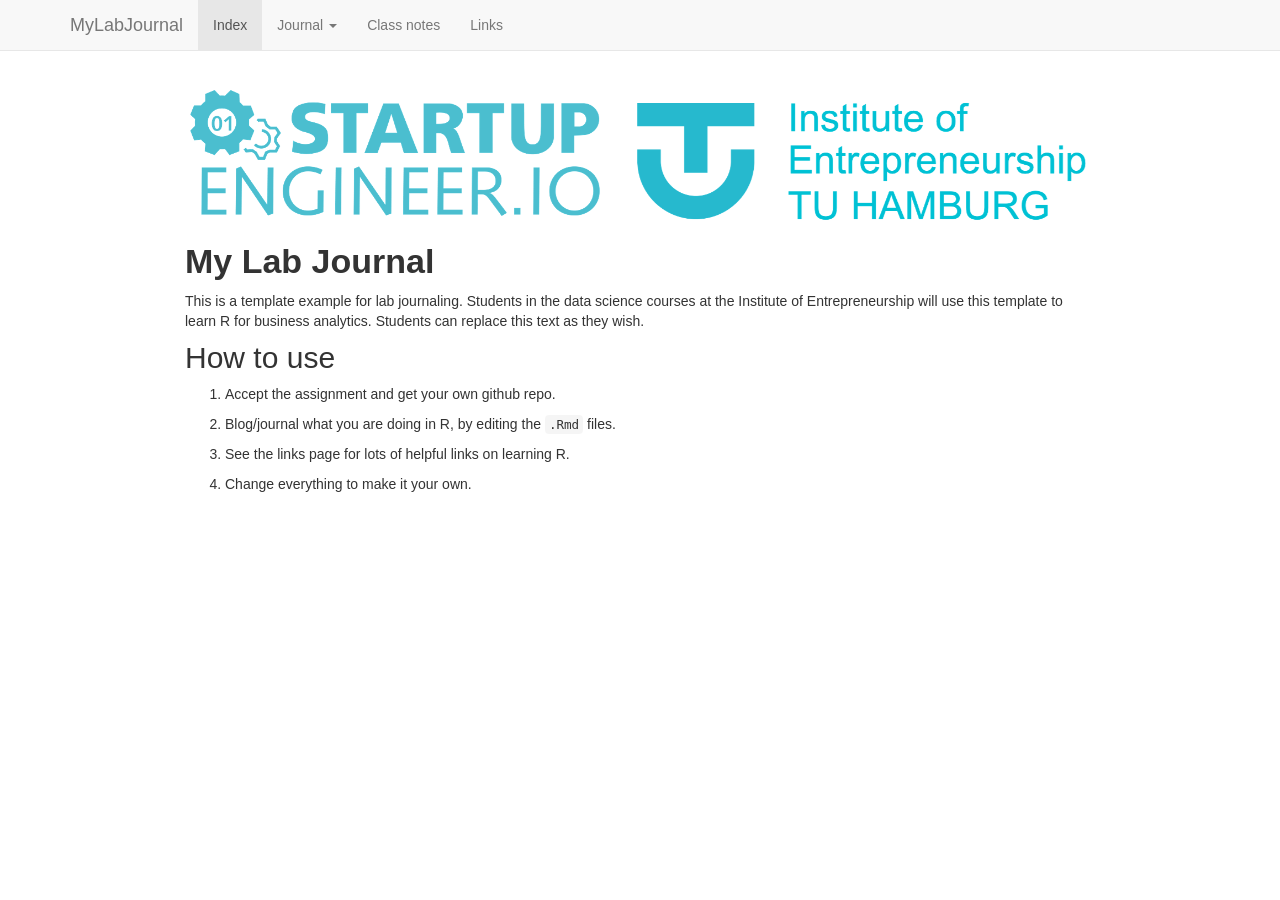
<file: 489ef17cda3d24a6940af12895a44cb5b28c6294/index.html>
<!DOCTYPE html>

<html>

<head>

<meta charset="utf-8" />
<meta name="generator" content="pandoc" />
<meta http-equiv="X-UA-Compatible" content="IE=EDGE" />




<title>MyLabJournal</title>

<script src="site_libs/header-attrs-2.6/header-attrs.js"></script>
<script src="site_libs/jquery-1.11.3/jquery.min.js"></script>
<meta name="viewport" content="width=device-width, initial-scale=1" />
<link href="site_libs/bootstrap-3.3.5/css/bootstrap.min.css" rel="stylesheet" />
<script src="site_libs/bootstrap-3.3.5/js/bootstrap.min.js"></script>
<script src="site_libs/bootstrap-3.3.5/shim/html5shiv.min.js"></script>
<script src="site_libs/bootstrap-3.3.5/shim/respond.min.js"></script>
<script src="site_libs/navigation-1.1/tabsets.js"></script>
<link href="site_libs/highlightjs-9.12.0/default.css" rel="stylesheet" />
<script src="site_libs/highlightjs-9.12.0/highlight.js"></script>

<style type="text/css">
  code{white-space: pre-wrap;}
  span.smallcaps{font-variant: small-caps;}
  span.underline{text-decoration: underline;}
  div.column{display: inline-block; vertical-align: top; width: 50%;}
  div.hanging-indent{margin-left: 1.5em; text-indent: -1.5em;}
  ul.task-list{list-style: none;}
    </style>

<style type="text/css">code{white-space: pre;}</style>
<style type="text/css">
  pre:not([class]) {
    background-color: white;
  }
</style>
<script type="text/javascript">
if (window.hljs) {
  hljs.configure({languages: []});
  hljs.initHighlightingOnLoad();
  if (document.readyState && document.readyState === "complete") {
    window.setTimeout(function() { hljs.initHighlighting(); }, 0);
  }
}
</script>



<style type="text/css">
h1 {
  font-size: 34px;
}
h1.title {
  font-size: 38px;
}
h2 {
  font-size: 30px;
}
h3 {
  font-size: 24px;
}
h4 {
  font-size: 18px;
}
h5 {
  font-size: 16px;
}
h6 {
  font-size: 12px;
}
.table th:not([align]) {
  text-align: left;
}
</style>


<link rel="stylesheet" href="style.css" type="text/css" />



<style type = "text/css">
.main-container {
  max-width: 940px;
  margin-left: auto;
  margin-right: auto;
}
code {
  color: inherit;
  background-color: rgba(0, 0, 0, 0.04);
}
img {
  max-width:100%;
}
.tabbed-pane {
  padding-top: 12px;
}
.html-widget {
  margin-bottom: 20px;
}
button.code-folding-btn:focus {
  outline: none;
}
summary {
  display: list-item;
}
</style>


<style type="text/css">
/* padding for bootstrap navbar */
body {
  padding-top: 51px;
  padding-bottom: 40px;
}
/* offset scroll position for anchor links (for fixed navbar)  */
.section h1 {
  padding-top: 56px;
  margin-top: -56px;
}
.section h2 {
  padding-top: 56px;
  margin-top: -56px;
}
.section h3 {
  padding-top: 56px;
  margin-top: -56px;
}
.section h4 {
  padding-top: 56px;
  margin-top: -56px;
}
.section h5 {
  padding-top: 56px;
  margin-top: -56px;
}
.section h6 {
  padding-top: 56px;
  margin-top: -56px;
}
.dropdown-submenu {
  position: relative;
}
.dropdown-submenu>.dropdown-menu {
  top: 0;
  left: 100%;
  margin-top: -6px;
  margin-left: -1px;
  border-radius: 0 6px 6px 6px;
}
.dropdown-submenu:hover>.dropdown-menu {
  display: block;
}
.dropdown-submenu>a:after {
  display: block;
  content: " ";
  float: right;
  width: 0;
  height: 0;
  border-color: transparent;
  border-style: solid;
  border-width: 5px 0 5px 5px;
  border-left-color: #cccccc;
  margin-top: 5px;
  margin-right: -10px;
}
.dropdown-submenu:hover>a:after {
  border-left-color: #ffffff;
}
.dropdown-submenu.pull-left {
  float: none;
}
.dropdown-submenu.pull-left>.dropdown-menu {
  left: -100%;
  margin-left: 10px;
  border-radius: 6px 0 6px 6px;
}
</style>

<script>
// manage active state of menu based on current page
$(document).ready(function () {
  // active menu anchor
  href = window.location.pathname
  href = href.substr(href.lastIndexOf('/') + 1)
  if (href === "")
    href = "index.html";
  var menuAnchor = $('a[href="' + href + '"]');

  // mark it active
  menuAnchor.parent().addClass('active');

  // if it's got a parent navbar menu mark it active as well
  menuAnchor.closest('li.dropdown').addClass('active');
});
</script>

<!-- tabsets -->

<style type="text/css">
.tabset-dropdown > .nav-tabs {
  display: inline-table;
  max-height: 500px;
  min-height: 44px;
  overflow-y: auto;
  background: white;
  border: 1px solid #ddd;
  border-radius: 4px;
}

.tabset-dropdown > .nav-tabs > li.active:before {
  content: "";
  font-family: 'Glyphicons Halflings';
  display: inline-block;
  padding: 10px;
  border-right: 1px solid #ddd;
}

.tabset-dropdown > .nav-tabs.nav-tabs-open > li.active:before {
  content: "&#xe258;";
  border: none;
}

.tabset-dropdown > .nav-tabs.nav-tabs-open:before {
  content: "";
  font-family: 'Glyphicons Halflings';
  display: inline-block;
  padding: 10px;
  border-right: 1px solid #ddd;
}

.tabset-dropdown > .nav-tabs > li.active {
  display: block;
}

.tabset-dropdown > .nav-tabs > li > a,
.tabset-dropdown > .nav-tabs > li > a:focus,
.tabset-dropdown > .nav-tabs > li > a:hover {
  border: none;
  display: inline-block;
  border-radius: 4px;
  background-color: transparent;
}

.tabset-dropdown > .nav-tabs.nav-tabs-open > li {
  display: block;
  float: none;
}

.tabset-dropdown > .nav-tabs > li {
  display: none;
}
</style>

<!-- code folding -->




</head>

<body>


<div class="container-fluid main-container">




<div class="navbar navbar-default  navbar-fixed-top" role="navigation">
  <div class="container">
    <div class="navbar-header">
      <button type="button" class="navbar-toggle collapsed" data-toggle="collapse" data-target="#navbar">
        <span class="icon-bar"></span>
        <span class="icon-bar"></span>
        <span class="icon-bar"></span>
      </button>
      <a class="navbar-brand" href="index.html">MyLabJournal</a>
    </div>
    <div id="navbar" class="navbar-collapse collapse">
      <ul class="nav navbar-nav">
        <li>
  <a href="index.html">Index</a>
</li>
<li class="dropdown">
  <a href="#" class="dropdown-toggle" data-toggle="dropdown" role="button" aria-expanded="false">
    Journal
     
    <span class="caret"></span>
  </a>
  <ul class="dropdown-menu" role="menu">
    <li>
      <a href="01_tidyverse.html">01 Tidyverse</a>
    </li>
    <li>
      <a href="02_data_acquisition.html">02 Data Acquisition</a>
    </li>
    <li>
      <a href="03_data_wrangling.html">03 Data Wrangling</a>
    </li>
    <li>
      <a href="04_data_visualization.html">04 Data Visualization</a>
    </li>
  </ul>
</li>
<li>
  <a href="05_class_notes.html">Class notes</a>
</li>
<li>
  <a href="06_links.html">Links</a>
</li>
      </ul>
      <ul class="nav navbar-nav navbar-right">
        
      </ul>
    </div><!--/.nav-collapse -->
  </div><!--/.container -->
</div><!--/.navbar -->

<div class="fluid-row" id="header">



<h1 class="title toc-ignore">MyLabJournal</h1>

</div>


<div style="padding-top: 30px;">

</div>
<p><img src="images/logo.png" /></p>
<div id="my-lab-journal" class="section level1">
<h1><strong>My Lab Journal</strong></h1>
<p>This is a template example for lab journaling. Students in the data science courses at the Institute of Entrepreneurship will use this template to learn R for business analytics. Students can replace this text as they wish.</p>
<div id="how-to-use" class="section level2">
<h2>How to use</h2>
<ol style="list-style-type: decimal">
<li><p>Accept the assignment and get your own github repo.</p></li>
<li><p>Blog/journal what you are doing in R, by editing the <code>.Rmd</code> files.</p></li>
<li><p>See the links page for lots of helpful links on learning R.</p></li>
<li><p>Change everything to make it your own.</p></li>
</ol>
</div>
</div>




</div>

<script>

// add bootstrap table styles to pandoc tables
function bootstrapStylePandocTables() {
  $('tr.odd').parent('tbody').parent('table').addClass('table table-condensed');
}
$(document).ready(function () {
  bootstrapStylePandocTables();
});


</script>

<!-- tabsets -->

<script>
$(document).ready(function () {
  window.buildTabsets("TOC");
});

$(document).ready(function () {
  $('.tabset-dropdown > .nav-tabs > li').click(function () {
    $(this).parent().toggleClass('nav-tabs-open')
  });
});
</script>

<!-- code folding -->


<!-- dynamically load mathjax for compatibility with self-contained -->
<script>
  (function () {
    var script = document.createElement("script");
    script.type = "text/javascript";
    script.src  = "https://mathjax.rstudio.com/latest/MathJax.js?config=TeX-AMS-MML_HTMLorMML";
    document.getElementsByTagName("head")[0].appendChild(script);
  })();
</script>

</body>
</html>
</file>
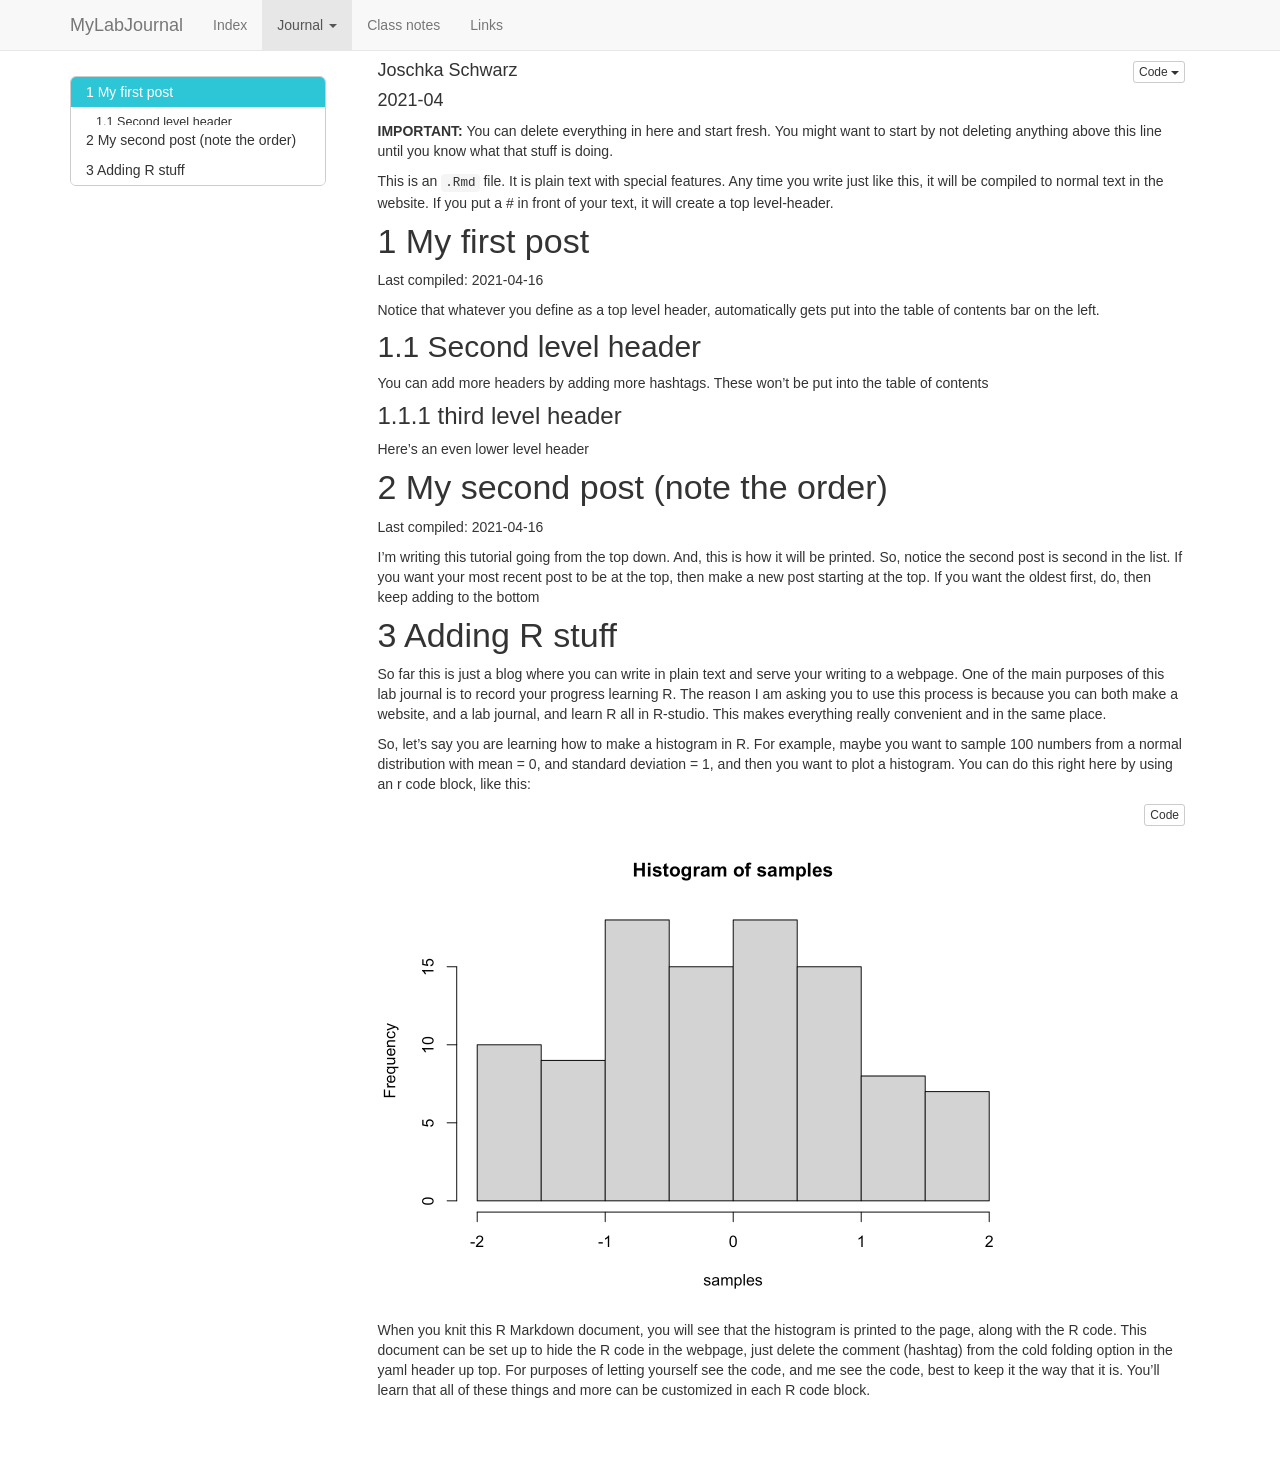
<file: 489ef17cda3d24a6940af12895a44cb5b28c6294/01_tidyverse.html>
<!DOCTYPE html>

<html>

<head>

<meta charset="utf-8" />
<meta name="generator" content="pandoc" />
<meta http-equiv="X-UA-Compatible" content="IE=EDGE" />


<meta name="author" content="Joschka Schwarz" />


<title>01 Intro to the tidyverse</title>

<script src="site_libs/header-attrs-2.6/header-attrs.js"></script>
<script src="site_libs/jquery-1.11.3/jquery.min.js"></script>
<meta name="viewport" content="width=device-width, initial-scale=1" />
<link href="site_libs/bootstrap-3.3.5/css/bootstrap.min.css" rel="stylesheet" />
<script src="site_libs/bootstrap-3.3.5/js/bootstrap.min.js"></script>
<script src="site_libs/bootstrap-3.3.5/shim/html5shiv.min.js"></script>
<script src="site_libs/bootstrap-3.3.5/shim/respond.min.js"></script>
<script src="site_libs/jqueryui-1.11.4/jquery-ui.min.js"></script>
<link href="site_libs/tocify-1.9.1/jquery.tocify.css" rel="stylesheet" />
<script src="site_libs/tocify-1.9.1/jquery.tocify.js"></script>
<script src="site_libs/navigation-1.1/tabsets.js"></script>
<script src="site_libs/navigation-1.1/codefolding.js"></script>
<link href="site_libs/highlightjs-9.12.0/default.css" rel="stylesheet" />
<script src="site_libs/highlightjs-9.12.0/highlight.js"></script>
<link href="site_libs/pagedtable-1.1/css/pagedtable.css" rel="stylesheet" />
<script src="site_libs/pagedtable-1.1/js/pagedtable.js"></script>

<style type="text/css">
  code{white-space: pre-wrap;}
  span.smallcaps{font-variant: small-caps;}
  span.underline{text-decoration: underline;}
  div.column{display: inline-block; vertical-align: top; width: 50%;}
  div.hanging-indent{margin-left: 1.5em; text-indent: -1.5em;}
  ul.task-list{list-style: none;}
    </style>

<style type="text/css">code{white-space: pre;}</style>
<style type="text/css">
  pre:not([class]) {
    background-color: white;
  }
</style>
<script type="text/javascript">
if (window.hljs) {
  hljs.configure({languages: []});
  hljs.initHighlightingOnLoad();
  if (document.readyState && document.readyState === "complete") {
    window.setTimeout(function() { hljs.initHighlighting(); }, 0);
  }
}
</script>



<style type="text/css">
h1 {
  font-size: 34px;
}
h1.title {
  font-size: 38px;
}
h2 {
  font-size: 30px;
}
h3 {
  font-size: 24px;
}
h4 {
  font-size: 18px;
}
h5 {
  font-size: 16px;
}
h6 {
  font-size: 12px;
}
.table th:not([align]) {
  text-align: left;
}
</style>


<link rel="stylesheet" href="style.css" type="text/css" />



<style type = "text/css">
.main-container {
  max-width: 940px;
  margin-left: auto;
  margin-right: auto;
}
code {
  color: inherit;
  background-color: rgba(0, 0, 0, 0.04);
}
img {
  max-width:100%;
}
.tabbed-pane {
  padding-top: 12px;
}
.html-widget {
  margin-bottom: 20px;
}
button.code-folding-btn:focus {
  outline: none;
}
summary {
  display: list-item;
}
</style>


<style type="text/css">
/* padding for bootstrap navbar */
body {
  padding-top: 51px;
  padding-bottom: 40px;
}
/* offset scroll position for anchor links (for fixed navbar)  */
.section h1 {
  padding-top: 56px;
  margin-top: -56px;
}
.section h2 {
  padding-top: 56px;
  margin-top: -56px;
}
.section h3 {
  padding-top: 56px;
  margin-top: -56px;
}
.section h4 {
  padding-top: 56px;
  margin-top: -56px;
}
.section h5 {
  padding-top: 56px;
  margin-top: -56px;
}
.section h6 {
  padding-top: 56px;
  margin-top: -56px;
}
.dropdown-submenu {
  position: relative;
}
.dropdown-submenu>.dropdown-menu {
  top: 0;
  left: 100%;
  margin-top: -6px;
  margin-left: -1px;
  border-radius: 0 6px 6px 6px;
}
.dropdown-submenu:hover>.dropdown-menu {
  display: block;
}
.dropdown-submenu>a:after {
  display: block;
  content: " ";
  float: right;
  width: 0;
  height: 0;
  border-color: transparent;
  border-style: solid;
  border-width: 5px 0 5px 5px;
  border-left-color: #cccccc;
  margin-top: 5px;
  margin-right: -10px;
}
.dropdown-submenu:hover>a:after {
  border-left-color: #ffffff;
}
.dropdown-submenu.pull-left {
  float: none;
}
.dropdown-submenu.pull-left>.dropdown-menu {
  left: -100%;
  margin-left: 10px;
  border-radius: 6px 0 6px 6px;
}
</style>

<script>
// manage active state of menu based on current page
$(document).ready(function () {
  // active menu anchor
  href = window.location.pathname
  href = href.substr(href.lastIndexOf('/') + 1)
  if (href === "")
    href = "index.html";
  var menuAnchor = $('a[href="' + href + '"]');

  // mark it active
  menuAnchor.parent().addClass('active');

  // if it's got a parent navbar menu mark it active as well
  menuAnchor.closest('li.dropdown').addClass('active');
});
</script>

<!-- tabsets -->

<style type="text/css">
.tabset-dropdown > .nav-tabs {
  display: inline-table;
  max-height: 500px;
  min-height: 44px;
  overflow-y: auto;
  background: white;
  border: 1px solid #ddd;
  border-radius: 4px;
}

.tabset-dropdown > .nav-tabs > li.active:before {
  content: "";
  font-family: 'Glyphicons Halflings';
  display: inline-block;
  padding: 10px;
  border-right: 1px solid #ddd;
}

.tabset-dropdown > .nav-tabs.nav-tabs-open > li.active:before {
  content: "&#xe258;";
  border: none;
}

.tabset-dropdown > .nav-tabs.nav-tabs-open:before {
  content: "";
  font-family: 'Glyphicons Halflings';
  display: inline-block;
  padding: 10px;
  border-right: 1px solid #ddd;
}

.tabset-dropdown > .nav-tabs > li.active {
  display: block;
}

.tabset-dropdown > .nav-tabs > li > a,
.tabset-dropdown > .nav-tabs > li > a:focus,
.tabset-dropdown > .nav-tabs > li > a:hover {
  border: none;
  display: inline-block;
  border-radius: 4px;
  background-color: transparent;
}

.tabset-dropdown > .nav-tabs.nav-tabs-open > li {
  display: block;
  float: none;
}

.tabset-dropdown > .nav-tabs > li {
  display: none;
}
</style>

<!-- code folding -->
<style type="text/css">
.code-folding-btn { margin-bottom: 4px; }
</style>



<style type="text/css">

#TOC {
  margin: 25px 0px 20px 0px;
}
@media (max-width: 768px) {
#TOC {
  position: relative;
  width: 100%;
}
}

@media print {
.toc-content {
  /* see https://github.com/w3c/csswg-drafts/issues/4434 */
  float: right;
}
}

.toc-content {
  padding-left: 30px;
  padding-right: 40px;
}

div.main-container {
  max-width: 1200px;
}

div.tocify {
  width: 20%;
  max-width: 260px;
  max-height: 85%;
}

@media (min-width: 768px) and (max-width: 991px) {
  div.tocify {
    width: 25%;
  }
}

@media (max-width: 767px) {
  div.tocify {
    width: 100%;
    max-width: none;
  }
}

.tocify ul, .tocify li {
  line-height: 20px;
}

.tocify-subheader .tocify-item {
  font-size: 0.90em;
}

.tocify .list-group-item {
  border-radius: 0px;
}


</style>



</head>

<body>


<div class="container-fluid main-container">


<!-- setup 3col/9col grid for toc_float and main content  -->
<div class="row-fluid">
<div class="col-xs-12 col-sm-4 col-md-3">
<div id="TOC" class="tocify">
</div>
</div>

<div class="toc-content col-xs-12 col-sm-8 col-md-9">




<div class="navbar navbar-default  navbar-fixed-top" role="navigation">
  <div class="container">
    <div class="navbar-header">
      <button type="button" class="navbar-toggle collapsed" data-toggle="collapse" data-target="#navbar">
        <span class="icon-bar"></span>
        <span class="icon-bar"></span>
        <span class="icon-bar"></span>
      </button>
      <a class="navbar-brand" href="index.html">MyLabJournal</a>
    </div>
    <div id="navbar" class="navbar-collapse collapse">
      <ul class="nav navbar-nav">
        <li>
  <a href="index.html">Index</a>
</li>
<li class="dropdown">
  <a href="#" class="dropdown-toggle" data-toggle="dropdown" role="button" aria-expanded="false">
    Journal
     
    <span class="caret"></span>
  </a>
  <ul class="dropdown-menu" role="menu">
    <li>
      <a href="01_tidyverse.html">01 Tidyverse</a>
    </li>
    <li>
      <a href="02_data_acquisition.html">02 Data Acquisition</a>
    </li>
    <li>
      <a href="03_data_wrangling.html">03 Data Wrangling</a>
    </li>
    <li>
      <a href="04_data_visualization.html">04 Data Visualization</a>
    </li>
  </ul>
</li>
<li>
  <a href="05_class_notes.html">Class notes</a>
</li>
<li>
  <a href="06_links.html">Links</a>
</li>
      </ul>
      <ul class="nav navbar-nav navbar-right">
        
      </ul>
    </div><!--/.nav-collapse -->
  </div><!--/.container -->
</div><!--/.navbar -->

<div class="fluid-row" id="header">

<div class="btn-group pull-right">
<button type="button" class="btn btn-default btn-xs dropdown-toggle" data-toggle="dropdown" aria-haspopup="true" aria-expanded="false"><span>Code</span> <span class="caret"></span></button>
<ul class="dropdown-menu" style="min-width: 50px;">
<li><a id="rmd-show-all-code" href="#">Show All Code</a></li>
<li><a id="rmd-hide-all-code" href="#">Hide All Code</a></li>
</ul>
</div>



<h1 class="title toc-ignore">01 Intro to the tidyverse</h1>
<h4 class="author">Joschka Schwarz</h4>
<h4 class="date">2021-04</h4>

</div>


<p><strong>IMPORTANT:</strong> You can delete everything in here and start fresh. You might want to start by not deleting anything above this line until you know what that stuff is doing.</p>
<p>This is an <code>.Rmd</code> file. It is plain text with special features. Any time you write just like this, it will be compiled to normal text in the website. If you put a # in front of your text, it will create a top level-header.</p>
<div id="my-first-post" class="section level1" number="1">
<h1 number="1"><span class="header-section-number">1</span> My first post</h1>
<p>Last compiled: 2021-04-16</p>
<p>Notice that whatever you define as a top level header, automatically gets put into the table of contents bar on the left.</p>
<div id="second-level-header" class="section level2" number="1.1">
<h2 number="1.1"><span class="header-section-number">1.1</span> Second level header</h2>
<p>You can add more headers by adding more hashtags. These won’t be put into the table of contents</p>
<div id="third-level-header" class="section level3" number="1.1.1">
<h3 number="1.1.1"><span class="header-section-number">1.1.1</span> third level header</h3>
<p>Here’s an even lower level header</p>
</div>
</div>
</div>
<div id="my-second-post-note-the-order" class="section level1" number="2">
<h1 number="2"><span class="header-section-number">2</span> My second post (note the order)</h1>
<p>Last compiled: 2021-04-16</p>
<p>I’m writing this tutorial going from the top down. And, this is how it will be printed. So, notice the second post is second in the list. If you want your most recent post to be at the top, then make a new post starting at the top. If you want the oldest first, do, then keep adding to the bottom</p>
</div>
<div id="adding-r-stuff" class="section level1" number="3">
<h1 number="3"><span class="header-section-number">3</span> Adding R stuff</h1>
<p>So far this is just a blog where you can write in plain text and serve your writing to a webpage. One of the main purposes of this lab journal is to record your progress learning R. The reason I am asking you to use this process is because you can both make a website, and a lab journal, and learn R all in R-studio. This makes everything really convenient and in the same place.</p>
<p>So, let’s say you are learning how to make a histogram in R. For example, maybe you want to sample 100 numbers from a normal distribution with mean = 0, and standard deviation = 1, and then you want to plot a histogram. You can do this right here by using an r code block, like this:</p>
<pre class="r"><code>samples &lt;- rnorm(100, mean=0, sd=1)
hist(samples)</code></pre>
<p><img src="01_tidyverse_files/figure-html/unnamed-chunk-1-1.png" width="672" /></p>
<p>When you knit this R Markdown document, you will see that the histogram is printed to the page, along with the R code. This document can be set up to hide the R code in the webpage, just delete the comment (hashtag) from the cold folding option in the yaml header up top. For purposes of letting yourself see the code, and me see the code, best to keep it the way that it is. You’ll learn that all of these things and more can be customized in each R code block.</p>
</div>



</div>
</div>

</div>

<script>

// add bootstrap table styles to pandoc tables
function bootstrapStylePandocTables() {
  $('tr.odd').parent('tbody').parent('table').addClass('table table-condensed');
}
$(document).ready(function () {
  bootstrapStylePandocTables();
});


</script>

<!-- tabsets -->

<script>
$(document).ready(function () {
  window.buildTabsets("TOC");
});

$(document).ready(function () {
  $('.tabset-dropdown > .nav-tabs > li').click(function () {
    $(this).parent().toggleClass('nav-tabs-open')
  });
});
</script>

<!-- code folding -->
<script>
$(document).ready(function () {
  window.initializeCodeFolding("hide" === "show");
});
</script>

<script>
$(document).ready(function ()  {

    // move toc-ignore selectors from section div to header
    $('div.section.toc-ignore')
        .removeClass('toc-ignore')
        .children('h1,h2,h3,h4,h5').addClass('toc-ignore');

    // establish options
    var options = {
      selectors: "h1,h2,h3",
      theme: "bootstrap3",
      context: '.toc-content',
      hashGenerator: function (text) {
        return text.replace(/[.\\/?&!#<>]/g, '').replace(/\s/g, '_');
      },
      ignoreSelector: ".toc-ignore",
      scrollTo: 0
    };
    options.showAndHide = true;
    options.smoothScroll = true;

    // tocify
    var toc = $("#TOC").tocify(options).data("toc-tocify");
});
</script>

<!-- dynamically load mathjax for compatibility with self-contained -->
<script>
  (function () {
    var script = document.createElement("script");
    script.type = "text/javascript";
    script.src  = "https://mathjax.rstudio.com/latest/MathJax.js?config=TeX-AMS-MML_HTMLorMML";
    document.getElementsByTagName("head")[0].appendChild(script);
  })();
</script>

</body>
</html>
</file>
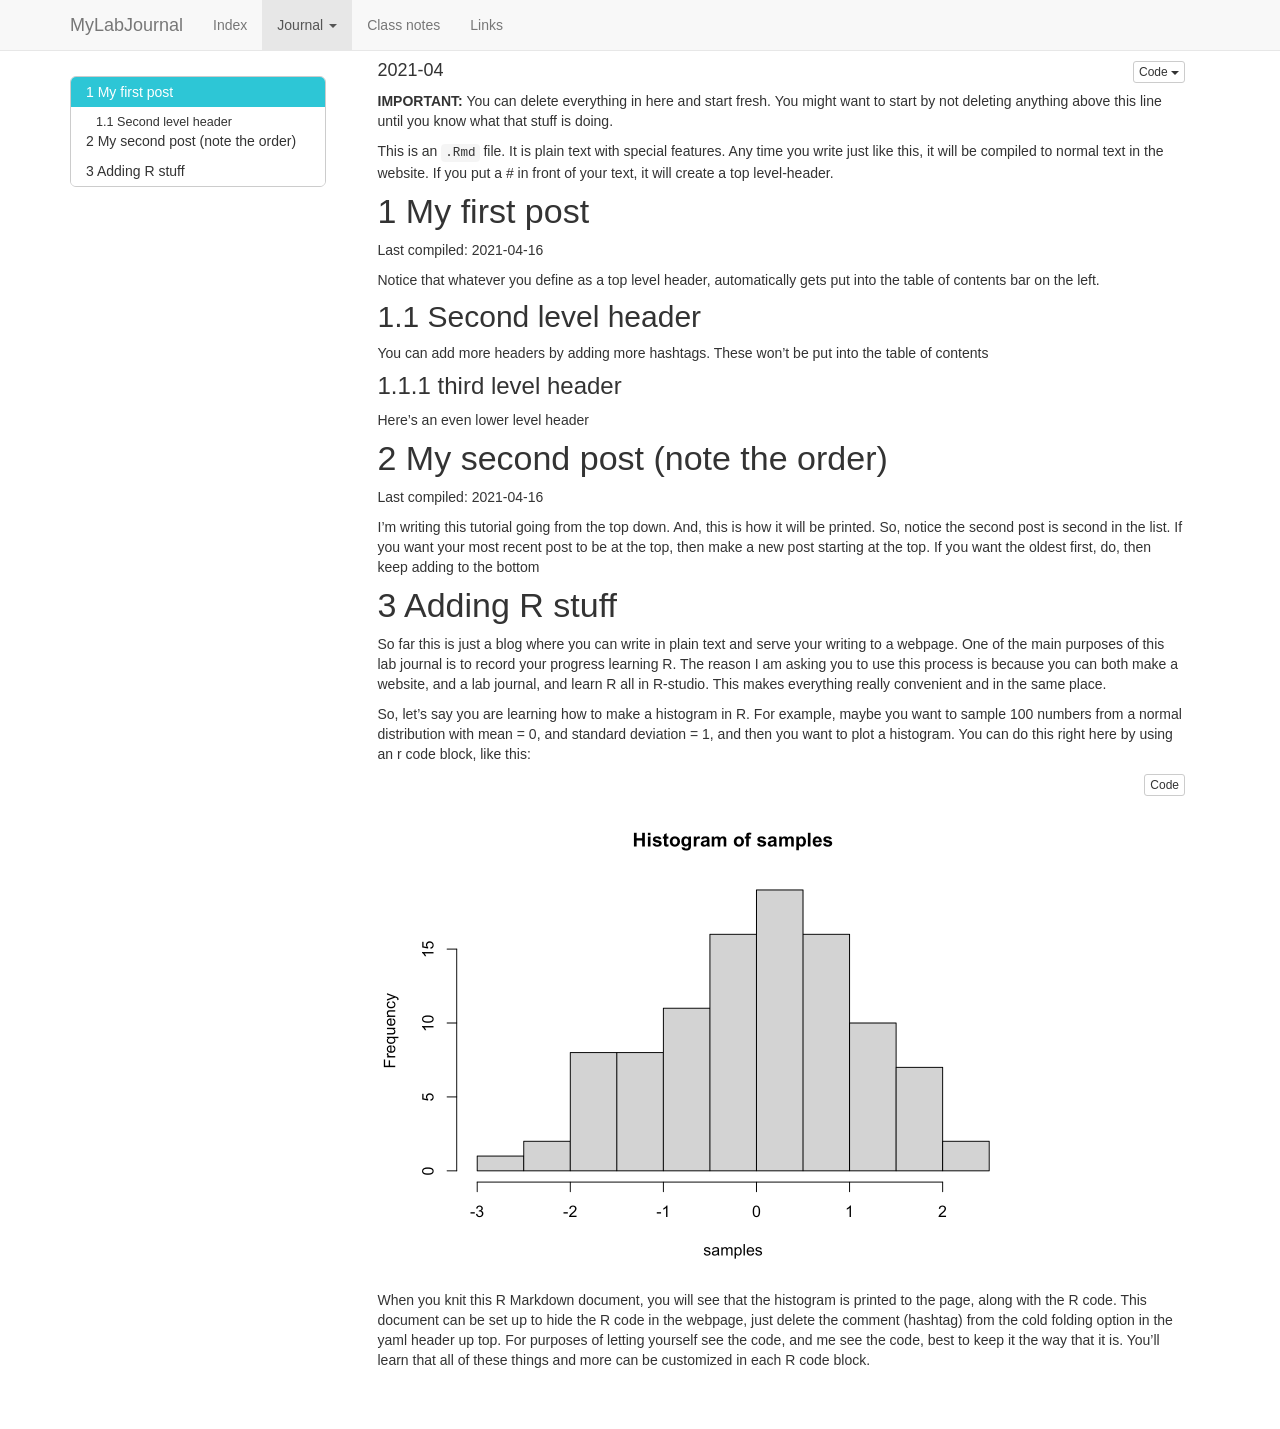
<file: 489ef17cda3d24a6940af12895a44cb5b28c6294/02_data_acquisition.html>
<!DOCTYPE html>

<html>

<head>

<meta charset="utf-8" />
<meta name="generator" content="pandoc" />
<meta http-equiv="X-UA-Compatible" content="IE=EDGE" />




<title>02 Data Acqusition</title>

<script src="site_libs/header-attrs-2.6/header-attrs.js"></script>
<script src="site_libs/jquery-1.11.3/jquery.min.js"></script>
<meta name="viewport" content="width=device-width, initial-scale=1" />
<link href="site_libs/bootstrap-3.3.5/css/bootstrap.min.css" rel="stylesheet" />
<script src="site_libs/bootstrap-3.3.5/js/bootstrap.min.js"></script>
<script src="site_libs/bootstrap-3.3.5/shim/html5shiv.min.js"></script>
<script src="site_libs/bootstrap-3.3.5/shim/respond.min.js"></script>
<script src="site_libs/jqueryui-1.11.4/jquery-ui.min.js"></script>
<link href="site_libs/tocify-1.9.1/jquery.tocify.css" rel="stylesheet" />
<script src="site_libs/tocify-1.9.1/jquery.tocify.js"></script>
<script src="site_libs/navigation-1.1/tabsets.js"></script>
<script src="site_libs/navigation-1.1/codefolding.js"></script>
<link href="site_libs/highlightjs-9.12.0/default.css" rel="stylesheet" />
<script src="site_libs/highlightjs-9.12.0/highlight.js"></script>
<link href="site_libs/pagedtable-1.1/css/pagedtable.css" rel="stylesheet" />
<script src="site_libs/pagedtable-1.1/js/pagedtable.js"></script>

<style type="text/css">
  code{white-space: pre-wrap;}
  span.smallcaps{font-variant: small-caps;}
  span.underline{text-decoration: underline;}
  div.column{display: inline-block; vertical-align: top; width: 50%;}
  div.hanging-indent{margin-left: 1.5em; text-indent: -1.5em;}
  ul.task-list{list-style: none;}
    </style>

<style type="text/css">code{white-space: pre;}</style>
<style type="text/css">
  pre:not([class]) {
    background-color: white;
  }
</style>
<script type="text/javascript">
if (window.hljs) {
  hljs.configure({languages: []});
  hljs.initHighlightingOnLoad();
  if (document.readyState && document.readyState === "complete") {
    window.setTimeout(function() { hljs.initHighlighting(); }, 0);
  }
}
</script>



<style type="text/css">
h1 {
  font-size: 34px;
}
h1.title {
  font-size: 38px;
}
h2 {
  font-size: 30px;
}
h3 {
  font-size: 24px;
}
h4 {
  font-size: 18px;
}
h5 {
  font-size: 16px;
}
h6 {
  font-size: 12px;
}
.table th:not([align]) {
  text-align: left;
}
</style>


<link rel="stylesheet" href="style.css" type="text/css" />



<style type = "text/css">
.main-container {
  max-width: 940px;
  margin-left: auto;
  margin-right: auto;
}
code {
  color: inherit;
  background-color: rgba(0, 0, 0, 0.04);
}
img {
  max-width:100%;
}
.tabbed-pane {
  padding-top: 12px;
}
.html-widget {
  margin-bottom: 20px;
}
button.code-folding-btn:focus {
  outline: none;
}
summary {
  display: list-item;
}
</style>


<style type="text/css">
/* padding for bootstrap navbar */
body {
  padding-top: 51px;
  padding-bottom: 40px;
}
/* offset scroll position for anchor links (for fixed navbar)  */
.section h1 {
  padding-top: 56px;
  margin-top: -56px;
}
.section h2 {
  padding-top: 56px;
  margin-top: -56px;
}
.section h3 {
  padding-top: 56px;
  margin-top: -56px;
}
.section h4 {
  padding-top: 56px;
  margin-top: -56px;
}
.section h5 {
  padding-top: 56px;
  margin-top: -56px;
}
.section h6 {
  padding-top: 56px;
  margin-top: -56px;
}
.dropdown-submenu {
  position: relative;
}
.dropdown-submenu>.dropdown-menu {
  top: 0;
  left: 100%;
  margin-top: -6px;
  margin-left: -1px;
  border-radius: 0 6px 6px 6px;
}
.dropdown-submenu:hover>.dropdown-menu {
  display: block;
}
.dropdown-submenu>a:after {
  display: block;
  content: " ";
  float: right;
  width: 0;
  height: 0;
  border-color: transparent;
  border-style: solid;
  border-width: 5px 0 5px 5px;
  border-left-color: #cccccc;
  margin-top: 5px;
  margin-right: -10px;
}
.dropdown-submenu:hover>a:after {
  border-left-color: #ffffff;
}
.dropdown-submenu.pull-left {
  float: none;
}
.dropdown-submenu.pull-left>.dropdown-menu {
  left: -100%;
  margin-left: 10px;
  border-radius: 6px 0 6px 6px;
}
</style>

<script>
// manage active state of menu based on current page
$(document).ready(function () {
  // active menu anchor
  href = window.location.pathname
  href = href.substr(href.lastIndexOf('/') + 1)
  if (href === "")
    href = "index.html";
  var menuAnchor = $('a[href="' + href + '"]');

  // mark it active
  menuAnchor.parent().addClass('active');

  // if it's got a parent navbar menu mark it active as well
  menuAnchor.closest('li.dropdown').addClass('active');
});
</script>

<!-- tabsets -->

<style type="text/css">
.tabset-dropdown > .nav-tabs {
  display: inline-table;
  max-height: 500px;
  min-height: 44px;
  overflow-y: auto;
  background: white;
  border: 1px solid #ddd;
  border-radius: 4px;
}

.tabset-dropdown > .nav-tabs > li.active:before {
  content: "";
  font-family: 'Glyphicons Halflings';
  display: inline-block;
  padding: 10px;
  border-right: 1px solid #ddd;
}

.tabset-dropdown > .nav-tabs.nav-tabs-open > li.active:before {
  content: "&#xe258;";
  border: none;
}

.tabset-dropdown > .nav-tabs.nav-tabs-open:before {
  content: "";
  font-family: 'Glyphicons Halflings';
  display: inline-block;
  padding: 10px;
  border-right: 1px solid #ddd;
}

.tabset-dropdown > .nav-tabs > li.active {
  display: block;
}

.tabset-dropdown > .nav-tabs > li > a,
.tabset-dropdown > .nav-tabs > li > a:focus,
.tabset-dropdown > .nav-tabs > li > a:hover {
  border: none;
  display: inline-block;
  border-radius: 4px;
  background-color: transparent;
}

.tabset-dropdown > .nav-tabs.nav-tabs-open > li {
  display: block;
  float: none;
}

.tabset-dropdown > .nav-tabs > li {
  display: none;
}
</style>

<!-- code folding -->
<style type="text/css">
.code-folding-btn { margin-bottom: 4px; }
</style>



<style type="text/css">

#TOC {
  margin: 25px 0px 20px 0px;
}
@media (max-width: 768px) {
#TOC {
  position: relative;
  width: 100%;
}
}

@media print {
.toc-content {
  /* see https://github.com/w3c/csswg-drafts/issues/4434 */
  float: right;
}
}

.toc-content {
  padding-left: 30px;
  padding-right: 40px;
}

div.main-container {
  max-width: 1200px;
}

div.tocify {
  width: 20%;
  max-width: 260px;
  max-height: 85%;
}

@media (min-width: 768px) and (max-width: 991px) {
  div.tocify {
    width: 25%;
  }
}

@media (max-width: 767px) {
  div.tocify {
    width: 100%;
    max-width: none;
  }
}

.tocify ul, .tocify li {
  line-height: 20px;
}

.tocify-subheader .tocify-item {
  font-size: 0.90em;
}

.tocify .list-group-item {
  border-radius: 0px;
}


</style>



</head>

<body>


<div class="container-fluid main-container">


<!-- setup 3col/9col grid for toc_float and main content  -->
<div class="row-fluid">
<div class="col-xs-12 col-sm-4 col-md-3">
<div id="TOC" class="tocify">
</div>
</div>

<div class="toc-content col-xs-12 col-sm-8 col-md-9">




<div class="navbar navbar-default  navbar-fixed-top" role="navigation">
  <div class="container">
    <div class="navbar-header">
      <button type="button" class="navbar-toggle collapsed" data-toggle="collapse" data-target="#navbar">
        <span class="icon-bar"></span>
        <span class="icon-bar"></span>
        <span class="icon-bar"></span>
      </button>
      <a class="navbar-brand" href="index.html">MyLabJournal</a>
    </div>
    <div id="navbar" class="navbar-collapse collapse">
      <ul class="nav navbar-nav">
        <li>
  <a href="index.html">Index</a>
</li>
<li class="dropdown">
  <a href="#" class="dropdown-toggle" data-toggle="dropdown" role="button" aria-expanded="false">
    Journal
     
    <span class="caret"></span>
  </a>
  <ul class="dropdown-menu" role="menu">
    <li>
      <a href="01_tidyverse.html">01 Tidyverse</a>
    </li>
    <li>
      <a href="02_data_acquisition.html">02 Data Acquisition</a>
    </li>
    <li>
      <a href="03_data_wrangling.html">03 Data Wrangling</a>
    </li>
    <li>
      <a href="04_data_visualization.html">04 Data Visualization</a>
    </li>
  </ul>
</li>
<li>
  <a href="05_class_notes.html">Class notes</a>
</li>
<li>
  <a href="06_links.html">Links</a>
</li>
      </ul>
      <ul class="nav navbar-nav navbar-right">
        
      </ul>
    </div><!--/.nav-collapse -->
  </div><!--/.container -->
</div><!--/.navbar -->

<div class="fluid-row" id="header">

<div class="btn-group pull-right">
<button type="button" class="btn btn-default btn-xs dropdown-toggle" data-toggle="dropdown" aria-haspopup="true" aria-expanded="false"><span>Code</span> <span class="caret"></span></button>
<ul class="dropdown-menu" style="min-width: 50px;">
<li><a id="rmd-show-all-code" href="#">Show All Code</a></li>
<li><a id="rmd-hide-all-code" href="#">Hide All Code</a></li>
</ul>
</div>



<h1 class="title toc-ignore">02 Data Acqusition</h1>
<h4 class="date">2021-04</h4>

</div>


<p><strong>IMPORTANT:</strong> You can delete everything in here and start fresh. You might want to start by not deleting anything above this line until you know what that stuff is doing.</p>
<p>This is an <code>.Rmd</code> file. It is plain text with special features. Any time you write just like this, it will be compiled to normal text in the website. If you put a # in front of your text, it will create a top level-header.</p>
<div id="my-first-post" class="section level1" number="1">
<h1 number="1"><span class="header-section-number">1</span> My first post</h1>
<p>Last compiled: 2021-04-16</p>
<p>Notice that whatever you define as a top level header, automatically gets put into the table of contents bar on the left.</p>
<div id="second-level-header" class="section level2" number="1.1">
<h2 number="1.1"><span class="header-section-number">1.1</span> Second level header</h2>
<p>You can add more headers by adding more hashtags. These won’t be put into the table of contents</p>
<div id="third-level-header" class="section level3" number="1.1.1">
<h3 number="1.1.1"><span class="header-section-number">1.1.1</span> third level header</h3>
<p>Here’s an even lower level header</p>
</div>
</div>
</div>
<div id="my-second-post-note-the-order" class="section level1" number="2">
<h1 number="2"><span class="header-section-number">2</span> My second post (note the order)</h1>
<p>Last compiled: 2021-04-16</p>
<p>I’m writing this tutorial going from the top down. And, this is how it will be printed. So, notice the second post is second in the list. If you want your most recent post to be at the top, then make a new post starting at the top. If you want the oldest first, do, then keep adding to the bottom</p>
</div>
<div id="adding-r-stuff" class="section level1" number="3">
<h1 number="3"><span class="header-section-number">3</span> Adding R stuff</h1>
<p>So far this is just a blog where you can write in plain text and serve your writing to a webpage. One of the main purposes of this lab journal is to record your progress learning R. The reason I am asking you to use this process is because you can both make a website, and a lab journal, and learn R all in R-studio. This makes everything really convenient and in the same place.</p>
<p>So, let’s say you are learning how to make a histogram in R. For example, maybe you want to sample 100 numbers from a normal distribution with mean = 0, and standard deviation = 1, and then you want to plot a histogram. You can do this right here by using an r code block, like this:</p>
<pre class="r"><code>samples &lt;- rnorm(100, mean=0, sd=1)
hist(samples)</code></pre>
<p><img src="02_data_acquisition_files/figure-html/unnamed-chunk-1-1.png" width="672" /></p>
<p>When you knit this R Markdown document, you will see that the histogram is printed to the page, along with the R code. This document can be set up to hide the R code in the webpage, just delete the comment (hashtag) from the cold folding option in the yaml header up top. For purposes of letting yourself see the code, and me see the code, best to keep it the way that it is. You’ll learn that all of these things and more can be customized in each R code block.</p>
</div>



</div>
</div>

</div>

<script>

// add bootstrap table styles to pandoc tables
function bootstrapStylePandocTables() {
  $('tr.odd').parent('tbody').parent('table').addClass('table table-condensed');
}
$(document).ready(function () {
  bootstrapStylePandocTables();
});


</script>

<!-- tabsets -->

<script>
$(document).ready(function () {
  window.buildTabsets("TOC");
});

$(document).ready(function () {
  $('.tabset-dropdown > .nav-tabs > li').click(function () {
    $(this).parent().toggleClass('nav-tabs-open')
  });
});
</script>

<!-- code folding -->
<script>
$(document).ready(function () {
  window.initializeCodeFolding("hide" === "show");
});
</script>

<script>
$(document).ready(function ()  {

    // move toc-ignore selectors from section div to header
    $('div.section.toc-ignore')
        .removeClass('toc-ignore')
        .children('h1,h2,h3,h4,h5').addClass('toc-ignore');

    // establish options
    var options = {
      selectors: "h1,h2,h3",
      theme: "bootstrap3",
      context: '.toc-content',
      hashGenerator: function (text) {
        return text.replace(/[.\\/?&!#<>]/g, '').replace(/\s/g, '_');
      },
      ignoreSelector: ".toc-ignore",
      scrollTo: 0
    };
    options.showAndHide = true;
    options.smoothScroll = true;

    // tocify
    var toc = $("#TOC").tocify(options).data("toc-tocify");
});
</script>

<!-- dynamically load mathjax for compatibility with self-contained -->
<script>
  (function () {
    var script = document.createElement("script");
    script.type = "text/javascript";
    script.src  = "https://mathjax.rstudio.com/latest/MathJax.js?config=TeX-AMS-MML_HTMLorMML";
    document.getElementsByTagName("head")[0].appendChild(script);
  })();
</script>

</body>
</html>
</file>
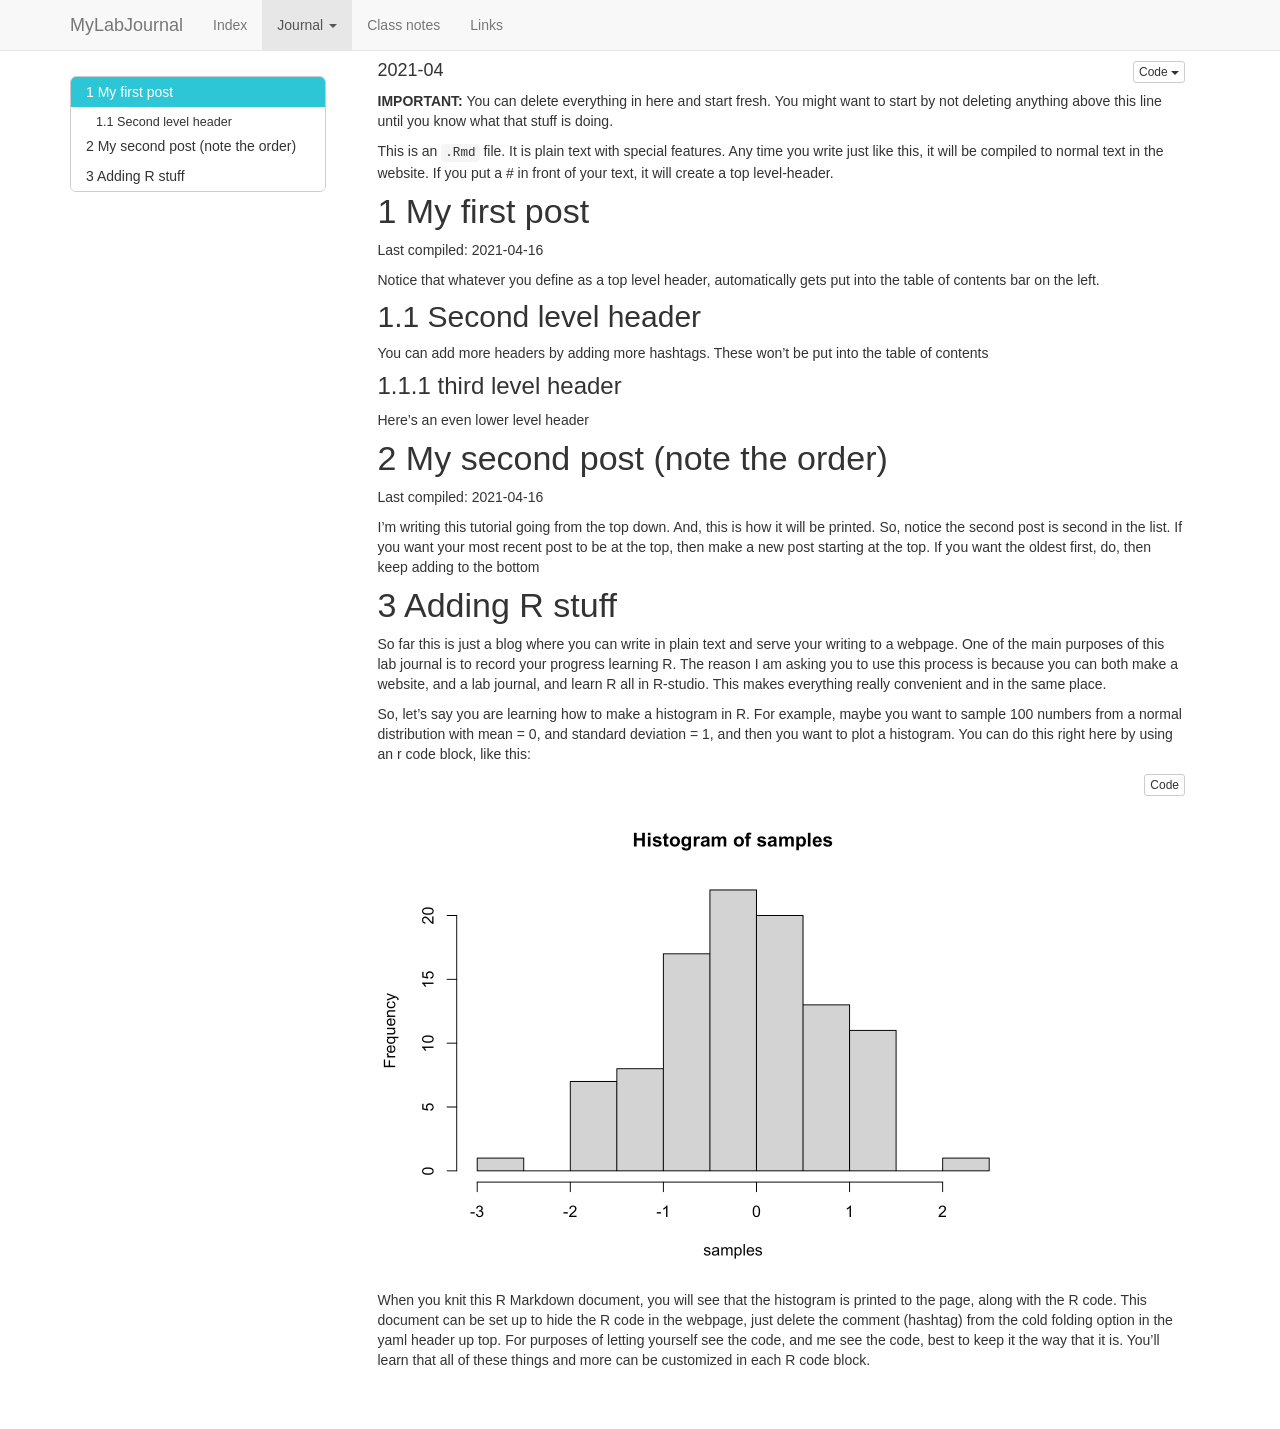
<file: 489ef17cda3d24a6940af12895a44cb5b28c6294/03_data_wrangling.html>
<!DOCTYPE html>

<html>

<head>

<meta charset="utf-8" />
<meta name="generator" content="pandoc" />
<meta http-equiv="X-UA-Compatible" content="IE=EDGE" />




<title>03 Data Wrangling</title>

<script src="site_libs/header-attrs-2.6/header-attrs.js"></script>
<script src="site_libs/jquery-1.11.3/jquery.min.js"></script>
<meta name="viewport" content="width=device-width, initial-scale=1" />
<link href="site_libs/bootstrap-3.3.5/css/bootstrap.min.css" rel="stylesheet" />
<script src="site_libs/bootstrap-3.3.5/js/bootstrap.min.js"></script>
<script src="site_libs/bootstrap-3.3.5/shim/html5shiv.min.js"></script>
<script src="site_libs/bootstrap-3.3.5/shim/respond.min.js"></script>
<script src="site_libs/jqueryui-1.11.4/jquery-ui.min.js"></script>
<link href="site_libs/tocify-1.9.1/jquery.tocify.css" rel="stylesheet" />
<script src="site_libs/tocify-1.9.1/jquery.tocify.js"></script>
<script src="site_libs/navigation-1.1/tabsets.js"></script>
<script src="site_libs/navigation-1.1/codefolding.js"></script>
<link href="site_libs/highlightjs-9.12.0/default.css" rel="stylesheet" />
<script src="site_libs/highlightjs-9.12.0/highlight.js"></script>
<link href="site_libs/pagedtable-1.1/css/pagedtable.css" rel="stylesheet" />
<script src="site_libs/pagedtable-1.1/js/pagedtable.js"></script>

<style type="text/css">
  code{white-space: pre-wrap;}
  span.smallcaps{font-variant: small-caps;}
  span.underline{text-decoration: underline;}
  div.column{display: inline-block; vertical-align: top; width: 50%;}
  div.hanging-indent{margin-left: 1.5em; text-indent: -1.5em;}
  ul.task-list{list-style: none;}
    </style>

<style type="text/css">code{white-space: pre;}</style>
<style type="text/css">
  pre:not([class]) {
    background-color: white;
  }
</style>
<script type="text/javascript">
if (window.hljs) {
  hljs.configure({languages: []});
  hljs.initHighlightingOnLoad();
  if (document.readyState && document.readyState === "complete") {
    window.setTimeout(function() { hljs.initHighlighting(); }, 0);
  }
}
</script>



<style type="text/css">
h1 {
  font-size: 34px;
}
h1.title {
  font-size: 38px;
}
h2 {
  font-size: 30px;
}
h3 {
  font-size: 24px;
}
h4 {
  font-size: 18px;
}
h5 {
  font-size: 16px;
}
h6 {
  font-size: 12px;
}
.table th:not([align]) {
  text-align: left;
}
</style>


<link rel="stylesheet" href="style.css" type="text/css" />



<style type = "text/css">
.main-container {
  max-width: 940px;
  margin-left: auto;
  margin-right: auto;
}
code {
  color: inherit;
  background-color: rgba(0, 0, 0, 0.04);
}
img {
  max-width:100%;
}
.tabbed-pane {
  padding-top: 12px;
}
.html-widget {
  margin-bottom: 20px;
}
button.code-folding-btn:focus {
  outline: none;
}
summary {
  display: list-item;
}
</style>


<style type="text/css">
/* padding for bootstrap navbar */
body {
  padding-top: 51px;
  padding-bottom: 40px;
}
/* offset scroll position for anchor links (for fixed navbar)  */
.section h1 {
  padding-top: 56px;
  margin-top: -56px;
}
.section h2 {
  padding-top: 56px;
  margin-top: -56px;
}
.section h3 {
  padding-top: 56px;
  margin-top: -56px;
}
.section h4 {
  padding-top: 56px;
  margin-top: -56px;
}
.section h5 {
  padding-top: 56px;
  margin-top: -56px;
}
.section h6 {
  padding-top: 56px;
  margin-top: -56px;
}
.dropdown-submenu {
  position: relative;
}
.dropdown-submenu>.dropdown-menu {
  top: 0;
  left: 100%;
  margin-top: -6px;
  margin-left: -1px;
  border-radius: 0 6px 6px 6px;
}
.dropdown-submenu:hover>.dropdown-menu {
  display: block;
}
.dropdown-submenu>a:after {
  display: block;
  content: " ";
  float: right;
  width: 0;
  height: 0;
  border-color: transparent;
  border-style: solid;
  border-width: 5px 0 5px 5px;
  border-left-color: #cccccc;
  margin-top: 5px;
  margin-right: -10px;
}
.dropdown-submenu:hover>a:after {
  border-left-color: #ffffff;
}
.dropdown-submenu.pull-left {
  float: none;
}
.dropdown-submenu.pull-left>.dropdown-menu {
  left: -100%;
  margin-left: 10px;
  border-radius: 6px 0 6px 6px;
}
</style>

<script>
// manage active state of menu based on current page
$(document).ready(function () {
  // active menu anchor
  href = window.location.pathname
  href = href.substr(href.lastIndexOf('/') + 1)
  if (href === "")
    href = "index.html";
  var menuAnchor = $('a[href="' + href + '"]');

  // mark it active
  menuAnchor.parent().addClass('active');

  // if it's got a parent navbar menu mark it active as well
  menuAnchor.closest('li.dropdown').addClass('active');
});
</script>

<!-- tabsets -->

<style type="text/css">
.tabset-dropdown > .nav-tabs {
  display: inline-table;
  max-height: 500px;
  min-height: 44px;
  overflow-y: auto;
  background: white;
  border: 1px solid #ddd;
  border-radius: 4px;
}

.tabset-dropdown > .nav-tabs > li.active:before {
  content: "";
  font-family: 'Glyphicons Halflings';
  display: inline-block;
  padding: 10px;
  border-right: 1px solid #ddd;
}

.tabset-dropdown > .nav-tabs.nav-tabs-open > li.active:before {
  content: "&#xe258;";
  border: none;
}

.tabset-dropdown > .nav-tabs.nav-tabs-open:before {
  content: "";
  font-family: 'Glyphicons Halflings';
  display: inline-block;
  padding: 10px;
  border-right: 1px solid #ddd;
}

.tabset-dropdown > .nav-tabs > li.active {
  display: block;
}

.tabset-dropdown > .nav-tabs > li > a,
.tabset-dropdown > .nav-tabs > li > a:focus,
.tabset-dropdown > .nav-tabs > li > a:hover {
  border: none;
  display: inline-block;
  border-radius: 4px;
  background-color: transparent;
}

.tabset-dropdown > .nav-tabs.nav-tabs-open > li {
  display: block;
  float: none;
}

.tabset-dropdown > .nav-tabs > li {
  display: none;
}
</style>

<!-- code folding -->
<style type="text/css">
.code-folding-btn { margin-bottom: 4px; }
</style>



<style type="text/css">

#TOC {
  margin: 25px 0px 20px 0px;
}
@media (max-width: 768px) {
#TOC {
  position: relative;
  width: 100%;
}
}

@media print {
.toc-content {
  /* see https://github.com/w3c/csswg-drafts/issues/4434 */
  float: right;
}
}

.toc-content {
  padding-left: 30px;
  padding-right: 40px;
}

div.main-container {
  max-width: 1200px;
}

div.tocify {
  width: 20%;
  max-width: 260px;
  max-height: 85%;
}

@media (min-width: 768px) and (max-width: 991px) {
  div.tocify {
    width: 25%;
  }
}

@media (max-width: 767px) {
  div.tocify {
    width: 100%;
    max-width: none;
  }
}

.tocify ul, .tocify li {
  line-height: 20px;
}

.tocify-subheader .tocify-item {
  font-size: 0.90em;
}

.tocify .list-group-item {
  border-radius: 0px;
}


</style>



</head>

<body>


<div class="container-fluid main-container">


<!-- setup 3col/9col grid for toc_float and main content  -->
<div class="row-fluid">
<div class="col-xs-12 col-sm-4 col-md-3">
<div id="TOC" class="tocify">
</div>
</div>

<div class="toc-content col-xs-12 col-sm-8 col-md-9">




<div class="navbar navbar-default  navbar-fixed-top" role="navigation">
  <div class="container">
    <div class="navbar-header">
      <button type="button" class="navbar-toggle collapsed" data-toggle="collapse" data-target="#navbar">
        <span class="icon-bar"></span>
        <span class="icon-bar"></span>
        <span class="icon-bar"></span>
      </button>
      <a class="navbar-brand" href="index.html">MyLabJournal</a>
    </div>
    <div id="navbar" class="navbar-collapse collapse">
      <ul class="nav navbar-nav">
        <li>
  <a href="index.html">Index</a>
</li>
<li class="dropdown">
  <a href="#" class="dropdown-toggle" data-toggle="dropdown" role="button" aria-expanded="false">
    Journal
     
    <span class="caret"></span>
  </a>
  <ul class="dropdown-menu" role="menu">
    <li>
      <a href="01_tidyverse.html">01 Tidyverse</a>
    </li>
    <li>
      <a href="02_data_acquisition.html">02 Data Acquisition</a>
    </li>
    <li>
      <a href="03_data_wrangling.html">03 Data Wrangling</a>
    </li>
    <li>
      <a href="04_data_visualization.html">04 Data Visualization</a>
    </li>
  </ul>
</li>
<li>
  <a href="05_class_notes.html">Class notes</a>
</li>
<li>
  <a href="06_links.html">Links</a>
</li>
      </ul>
      <ul class="nav navbar-nav navbar-right">
        
      </ul>
    </div><!--/.nav-collapse -->
  </div><!--/.container -->
</div><!--/.navbar -->

<div class="fluid-row" id="header">

<div class="btn-group pull-right">
<button type="button" class="btn btn-default btn-xs dropdown-toggle" data-toggle="dropdown" aria-haspopup="true" aria-expanded="false"><span>Code</span> <span class="caret"></span></button>
<ul class="dropdown-menu" style="min-width: 50px;">
<li><a id="rmd-show-all-code" href="#">Show All Code</a></li>
<li><a id="rmd-hide-all-code" href="#">Hide All Code</a></li>
</ul>
</div>



<h1 class="title toc-ignore">03 Data Wrangling</h1>
<h4 class="date">2021-04</h4>

</div>


<p><strong>IMPORTANT:</strong> You can delete everything in here and start fresh. You might want to start by not deleting anything above this line until you know what that stuff is doing.</p>
<p>This is an <code>.Rmd</code> file. It is plain text with special features. Any time you write just like this, it will be compiled to normal text in the website. If you put a # in front of your text, it will create a top level-header.</p>
<div id="my-first-post" class="section level1" number="1">
<h1 number="1"><span class="header-section-number">1</span> My first post</h1>
<p>Last compiled: 2021-04-16</p>
<p>Notice that whatever you define as a top level header, automatically gets put into the table of contents bar on the left.</p>
<div id="second-level-header" class="section level2" number="1.1">
<h2 number="1.1"><span class="header-section-number">1.1</span> Second level header</h2>
<p>You can add more headers by adding more hashtags. These won’t be put into the table of contents</p>
<div id="third-level-header" class="section level3" number="1.1.1">
<h3 number="1.1.1"><span class="header-section-number">1.1.1</span> third level header</h3>
<p>Here’s an even lower level header</p>
</div>
</div>
</div>
<div id="my-second-post-note-the-order" class="section level1" number="2">
<h1 number="2"><span class="header-section-number">2</span> My second post (note the order)</h1>
<p>Last compiled: 2021-04-16</p>
<p>I’m writing this tutorial going from the top down. And, this is how it will be printed. So, notice the second post is second in the list. If you want your most recent post to be at the top, then make a new post starting at the top. If you want the oldest first, do, then keep adding to the bottom</p>
</div>
<div id="adding-r-stuff" class="section level1" number="3">
<h1 number="3"><span class="header-section-number">3</span> Adding R stuff</h1>
<p>So far this is just a blog where you can write in plain text and serve your writing to a webpage. One of the main purposes of this lab journal is to record your progress learning R. The reason I am asking you to use this process is because you can both make a website, and a lab journal, and learn R all in R-studio. This makes everything really convenient and in the same place.</p>
<p>So, let’s say you are learning how to make a histogram in R. For example, maybe you want to sample 100 numbers from a normal distribution with mean = 0, and standard deviation = 1, and then you want to plot a histogram. You can do this right here by using an r code block, like this:</p>
<pre class="r"><code>samples &lt;- rnorm(100, mean=0, sd=1)
hist(samples)</code></pre>
<p><img src="03_data_wrangling_files/figure-html/unnamed-chunk-1-1.png" width="672" /></p>
<p>When you knit this R Markdown document, you will see that the histogram is printed to the page, along with the R code. This document can be set up to hide the R code in the webpage, just delete the comment (hashtag) from the cold folding option in the yaml header up top. For purposes of letting yourself see the code, and me see the code, best to keep it the way that it is. You’ll learn that all of these things and more can be customized in each R code block.</p>
</div>



</div>
</div>

</div>

<script>

// add bootstrap table styles to pandoc tables
function bootstrapStylePandocTables() {
  $('tr.odd').parent('tbody').parent('table').addClass('table table-condensed');
}
$(document).ready(function () {
  bootstrapStylePandocTables();
});


</script>

<!-- tabsets -->

<script>
$(document).ready(function () {
  window.buildTabsets("TOC");
});

$(document).ready(function () {
  $('.tabset-dropdown > .nav-tabs > li').click(function () {
    $(this).parent().toggleClass('nav-tabs-open')
  });
});
</script>

<!-- code folding -->
<script>
$(document).ready(function () {
  window.initializeCodeFolding("hide" === "show");
});
</script>

<script>
$(document).ready(function ()  {

    // move toc-ignore selectors from section div to header
    $('div.section.toc-ignore')
        .removeClass('toc-ignore')
        .children('h1,h2,h3,h4,h5').addClass('toc-ignore');

    // establish options
    var options = {
      selectors: "h1,h2,h3",
      theme: "bootstrap3",
      context: '.toc-content',
      hashGenerator: function (text) {
        return text.replace(/[.\\/?&!#<>]/g, '').replace(/\s/g, '_');
      },
      ignoreSelector: ".toc-ignore",
      scrollTo: 0
    };
    options.showAndHide = true;
    options.smoothScroll = true;

    // tocify
    var toc = $("#TOC").tocify(options).data("toc-tocify");
});
</script>

<!-- dynamically load mathjax for compatibility with self-contained -->
<script>
  (function () {
    var script = document.createElement("script");
    script.type = "text/javascript";
    script.src  = "https://mathjax.rstudio.com/latest/MathJax.js?config=TeX-AMS-MML_HTMLorMML";
    document.getElementsByTagName("head")[0].appendChild(script);
  })();
</script>

</body>
</html>
</file>
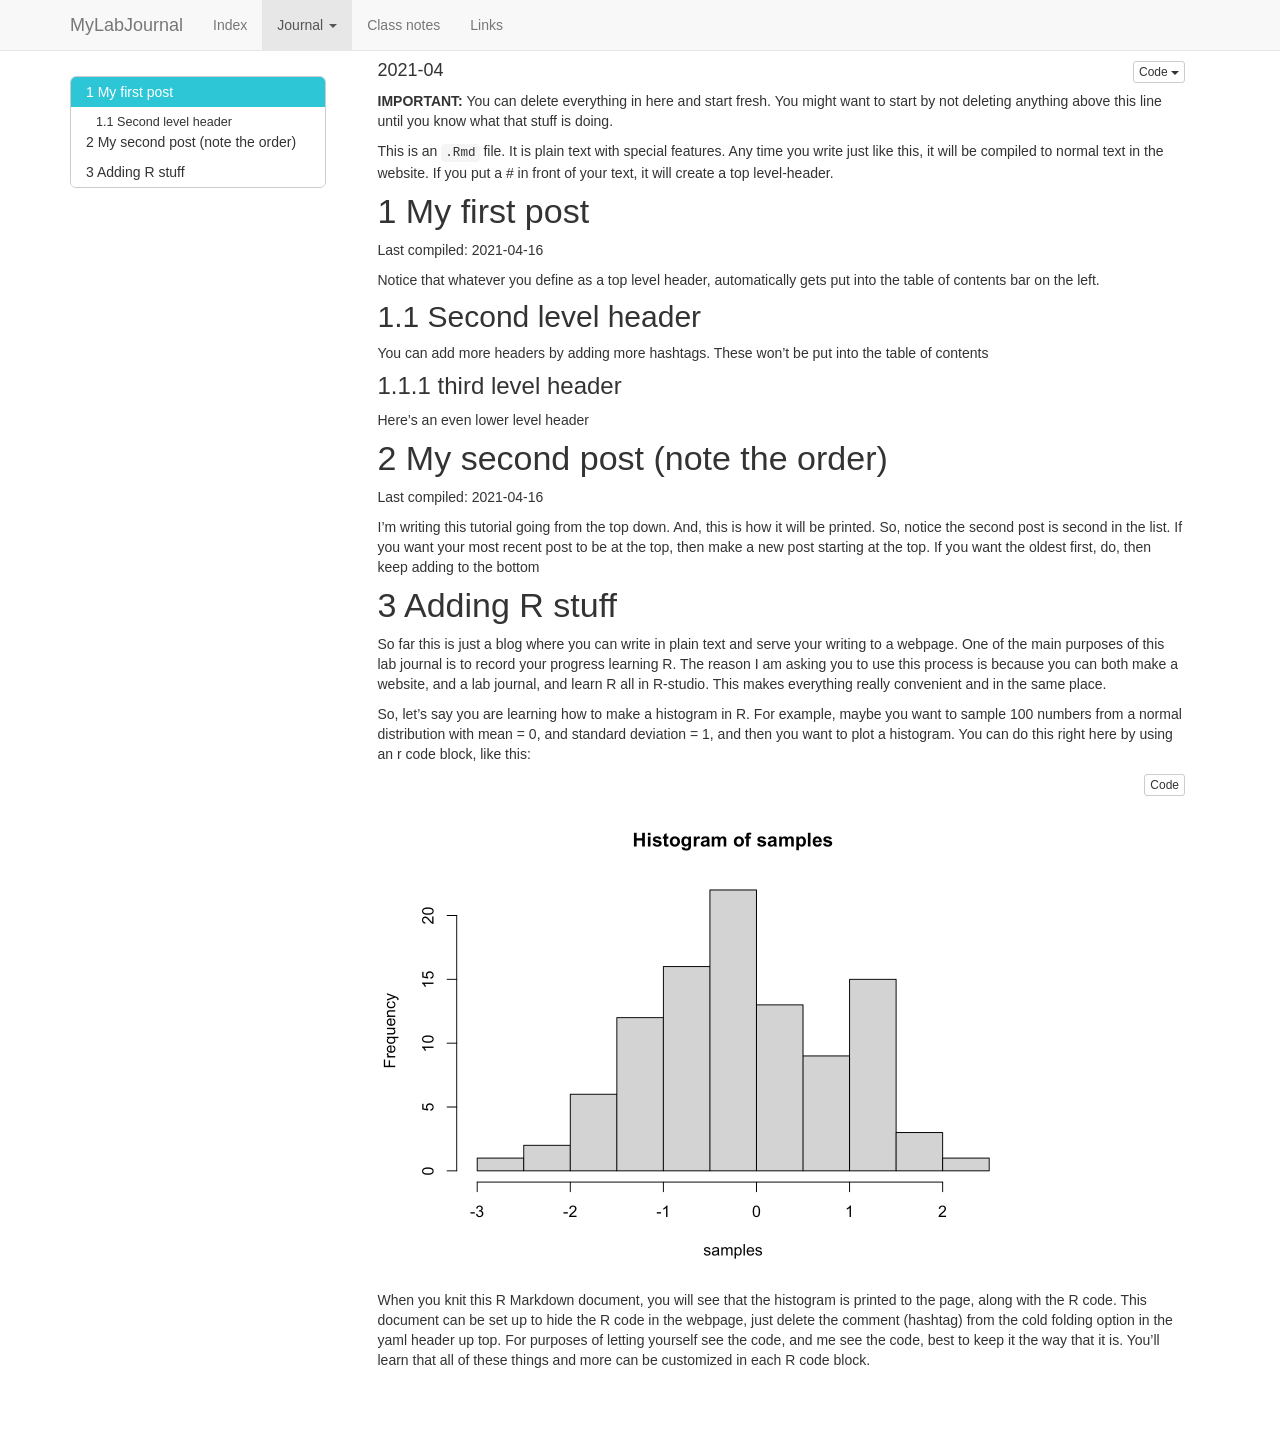
<file: 489ef17cda3d24a6940af12895a44cb5b28c6294/04_data_visualization.html>
<!DOCTYPE html>

<html>

<head>

<meta charset="utf-8" />
<meta name="generator" content="pandoc" />
<meta http-equiv="X-UA-Compatible" content="IE=EDGE" />




<title>04 Data Visualization</title>

<script src="site_libs/header-attrs-2.6/header-attrs.js"></script>
<script src="site_libs/jquery-1.11.3/jquery.min.js"></script>
<meta name="viewport" content="width=device-width, initial-scale=1" />
<link href="site_libs/bootstrap-3.3.5/css/bootstrap.min.css" rel="stylesheet" />
<script src="site_libs/bootstrap-3.3.5/js/bootstrap.min.js"></script>
<script src="site_libs/bootstrap-3.3.5/shim/html5shiv.min.js"></script>
<script src="site_libs/bootstrap-3.3.5/shim/respond.min.js"></script>
<script src="site_libs/jqueryui-1.11.4/jquery-ui.min.js"></script>
<link href="site_libs/tocify-1.9.1/jquery.tocify.css" rel="stylesheet" />
<script src="site_libs/tocify-1.9.1/jquery.tocify.js"></script>
<script src="site_libs/navigation-1.1/tabsets.js"></script>
<script src="site_libs/navigation-1.1/codefolding.js"></script>
<link href="site_libs/highlightjs-9.12.0/default.css" rel="stylesheet" />
<script src="site_libs/highlightjs-9.12.0/highlight.js"></script>
<link href="site_libs/pagedtable-1.1/css/pagedtable.css" rel="stylesheet" />
<script src="site_libs/pagedtable-1.1/js/pagedtable.js"></script>

<style type="text/css">
  code{white-space: pre-wrap;}
  span.smallcaps{font-variant: small-caps;}
  span.underline{text-decoration: underline;}
  div.column{display: inline-block; vertical-align: top; width: 50%;}
  div.hanging-indent{margin-left: 1.5em; text-indent: -1.5em;}
  ul.task-list{list-style: none;}
    </style>

<style type="text/css">code{white-space: pre;}</style>
<style type="text/css">
  pre:not([class]) {
    background-color: white;
  }
</style>
<script type="text/javascript">
if (window.hljs) {
  hljs.configure({languages: []});
  hljs.initHighlightingOnLoad();
  if (document.readyState && document.readyState === "complete") {
    window.setTimeout(function() { hljs.initHighlighting(); }, 0);
  }
}
</script>



<style type="text/css">
h1 {
  font-size: 34px;
}
h1.title {
  font-size: 38px;
}
h2 {
  font-size: 30px;
}
h3 {
  font-size: 24px;
}
h4 {
  font-size: 18px;
}
h5 {
  font-size: 16px;
}
h6 {
  font-size: 12px;
}
.table th:not([align]) {
  text-align: left;
}
</style>


<link rel="stylesheet" href="style.css" type="text/css" />



<style type = "text/css">
.main-container {
  max-width: 940px;
  margin-left: auto;
  margin-right: auto;
}
code {
  color: inherit;
  background-color: rgba(0, 0, 0, 0.04);
}
img {
  max-width:100%;
}
.tabbed-pane {
  padding-top: 12px;
}
.html-widget {
  margin-bottom: 20px;
}
button.code-folding-btn:focus {
  outline: none;
}
summary {
  display: list-item;
}
</style>


<style type="text/css">
/* padding for bootstrap navbar */
body {
  padding-top: 51px;
  padding-bottom: 40px;
}
/* offset scroll position for anchor links (for fixed navbar)  */
.section h1 {
  padding-top: 56px;
  margin-top: -56px;
}
.section h2 {
  padding-top: 56px;
  margin-top: -56px;
}
.section h3 {
  padding-top: 56px;
  margin-top: -56px;
}
.section h4 {
  padding-top: 56px;
  margin-top: -56px;
}
.section h5 {
  padding-top: 56px;
  margin-top: -56px;
}
.section h6 {
  padding-top: 56px;
  margin-top: -56px;
}
.dropdown-submenu {
  position: relative;
}
.dropdown-submenu>.dropdown-menu {
  top: 0;
  left: 100%;
  margin-top: -6px;
  margin-left: -1px;
  border-radius: 0 6px 6px 6px;
}
.dropdown-submenu:hover>.dropdown-menu {
  display: block;
}
.dropdown-submenu>a:after {
  display: block;
  content: " ";
  float: right;
  width: 0;
  height: 0;
  border-color: transparent;
  border-style: solid;
  border-width: 5px 0 5px 5px;
  border-left-color: #cccccc;
  margin-top: 5px;
  margin-right: -10px;
}
.dropdown-submenu:hover>a:after {
  border-left-color: #ffffff;
}
.dropdown-submenu.pull-left {
  float: none;
}
.dropdown-submenu.pull-left>.dropdown-menu {
  left: -100%;
  margin-left: 10px;
  border-radius: 6px 0 6px 6px;
}
</style>

<script>
// manage active state of menu based on current page
$(document).ready(function () {
  // active menu anchor
  href = window.location.pathname
  href = href.substr(href.lastIndexOf('/') + 1)
  if (href === "")
    href = "index.html";
  var menuAnchor = $('a[href="' + href + '"]');

  // mark it active
  menuAnchor.parent().addClass('active');

  // if it's got a parent navbar menu mark it active as well
  menuAnchor.closest('li.dropdown').addClass('active');
});
</script>

<!-- tabsets -->

<style type="text/css">
.tabset-dropdown > .nav-tabs {
  display: inline-table;
  max-height: 500px;
  min-height: 44px;
  overflow-y: auto;
  background: white;
  border: 1px solid #ddd;
  border-radius: 4px;
}

.tabset-dropdown > .nav-tabs > li.active:before {
  content: "";
  font-family: 'Glyphicons Halflings';
  display: inline-block;
  padding: 10px;
  border-right: 1px solid #ddd;
}

.tabset-dropdown > .nav-tabs.nav-tabs-open > li.active:before {
  content: "&#xe258;";
  border: none;
}

.tabset-dropdown > .nav-tabs.nav-tabs-open:before {
  content: "";
  font-family: 'Glyphicons Halflings';
  display: inline-block;
  padding: 10px;
  border-right: 1px solid #ddd;
}

.tabset-dropdown > .nav-tabs > li.active {
  display: block;
}

.tabset-dropdown > .nav-tabs > li > a,
.tabset-dropdown > .nav-tabs > li > a:focus,
.tabset-dropdown > .nav-tabs > li > a:hover {
  border: none;
  display: inline-block;
  border-radius: 4px;
  background-color: transparent;
}

.tabset-dropdown > .nav-tabs.nav-tabs-open > li {
  display: block;
  float: none;
}

.tabset-dropdown > .nav-tabs > li {
  display: none;
}
</style>

<!-- code folding -->
<style type="text/css">
.code-folding-btn { margin-bottom: 4px; }
</style>



<style type="text/css">

#TOC {
  margin: 25px 0px 20px 0px;
}
@media (max-width: 768px) {
#TOC {
  position: relative;
  width: 100%;
}
}

@media print {
.toc-content {
  /* see https://github.com/w3c/csswg-drafts/issues/4434 */
  float: right;
}
}

.toc-content {
  padding-left: 30px;
  padding-right: 40px;
}

div.main-container {
  max-width: 1200px;
}

div.tocify {
  width: 20%;
  max-width: 260px;
  max-height: 85%;
}

@media (min-width: 768px) and (max-width: 991px) {
  div.tocify {
    width: 25%;
  }
}

@media (max-width: 767px) {
  div.tocify {
    width: 100%;
    max-width: none;
  }
}

.tocify ul, .tocify li {
  line-height: 20px;
}

.tocify-subheader .tocify-item {
  font-size: 0.90em;
}

.tocify .list-group-item {
  border-radius: 0px;
}


</style>



</head>

<body>


<div class="container-fluid main-container">


<!-- setup 3col/9col grid for toc_float and main content  -->
<div class="row-fluid">
<div class="col-xs-12 col-sm-4 col-md-3">
<div id="TOC" class="tocify">
</div>
</div>

<div class="toc-content col-xs-12 col-sm-8 col-md-9">




<div class="navbar navbar-default  navbar-fixed-top" role="navigation">
  <div class="container">
    <div class="navbar-header">
      <button type="button" class="navbar-toggle collapsed" data-toggle="collapse" data-target="#navbar">
        <span class="icon-bar"></span>
        <span class="icon-bar"></span>
        <span class="icon-bar"></span>
      </button>
      <a class="navbar-brand" href="index.html">MyLabJournal</a>
    </div>
    <div id="navbar" class="navbar-collapse collapse">
      <ul class="nav navbar-nav">
        <li>
  <a href="index.html">Index</a>
</li>
<li class="dropdown">
  <a href="#" class="dropdown-toggle" data-toggle="dropdown" role="button" aria-expanded="false">
    Journal
     
    <span class="caret"></span>
  </a>
  <ul class="dropdown-menu" role="menu">
    <li>
      <a href="01_tidyverse.html">01 Tidyverse</a>
    </li>
    <li>
      <a href="02_data_acquisition.html">02 Data Acquisition</a>
    </li>
    <li>
      <a href="03_data_wrangling.html">03 Data Wrangling</a>
    </li>
    <li>
      <a href="04_data_visualization.html">04 Data Visualization</a>
    </li>
  </ul>
</li>
<li>
  <a href="05_class_notes.html">Class notes</a>
</li>
<li>
  <a href="06_links.html">Links</a>
</li>
      </ul>
      <ul class="nav navbar-nav navbar-right">
        
      </ul>
    </div><!--/.nav-collapse -->
  </div><!--/.container -->
</div><!--/.navbar -->

<div class="fluid-row" id="header">

<div class="btn-group pull-right">
<button type="button" class="btn btn-default btn-xs dropdown-toggle" data-toggle="dropdown" aria-haspopup="true" aria-expanded="false"><span>Code</span> <span class="caret"></span></button>
<ul class="dropdown-menu" style="min-width: 50px;">
<li><a id="rmd-show-all-code" href="#">Show All Code</a></li>
<li><a id="rmd-hide-all-code" href="#">Hide All Code</a></li>
</ul>
</div>



<h1 class="title toc-ignore">04 Data Visualization</h1>
<h4 class="date">2021-04</h4>

</div>


<p><strong>IMPORTANT:</strong> You can delete everything in here and start fresh. You might want to start by not deleting anything above this line until you know what that stuff is doing.</p>
<p>This is an <code>.Rmd</code> file. It is plain text with special features. Any time you write just like this, it will be compiled to normal text in the website. If you put a # in front of your text, it will create a top level-header.</p>
<div id="my-first-post" class="section level1" number="1">
<h1 number="1"><span class="header-section-number">1</span> My first post</h1>
<p>Last compiled: 2021-04-16</p>
<p>Notice that whatever you define as a top level header, automatically gets put into the table of contents bar on the left.</p>
<div id="second-level-header" class="section level2" number="1.1">
<h2 number="1.1"><span class="header-section-number">1.1</span> Second level header</h2>
<p>You can add more headers by adding more hashtags. These won’t be put into the table of contents</p>
<div id="third-level-header" class="section level3" number="1.1.1">
<h3 number="1.1.1"><span class="header-section-number">1.1.1</span> third level header</h3>
<p>Here’s an even lower level header</p>
</div>
</div>
</div>
<div id="my-second-post-note-the-order" class="section level1" number="2">
<h1 number="2"><span class="header-section-number">2</span> My second post (note the order)</h1>
<p>Last compiled: 2021-04-16</p>
<p>I’m writing this tutorial going from the top down. And, this is how it will be printed. So, notice the second post is second in the list. If you want your most recent post to be at the top, then make a new post starting at the top. If you want the oldest first, do, then keep adding to the bottom</p>
</div>
<div id="adding-r-stuff" class="section level1" number="3">
<h1 number="3"><span class="header-section-number">3</span> Adding R stuff</h1>
<p>So far this is just a blog where you can write in plain text and serve your writing to a webpage. One of the main purposes of this lab journal is to record your progress learning R. The reason I am asking you to use this process is because you can both make a website, and a lab journal, and learn R all in R-studio. This makes everything really convenient and in the same place.</p>
<p>So, let’s say you are learning how to make a histogram in R. For example, maybe you want to sample 100 numbers from a normal distribution with mean = 0, and standard deviation = 1, and then you want to plot a histogram. You can do this right here by using an r code block, like this:</p>
<pre class="r"><code>samples &lt;- rnorm(100, mean=0, sd=1)
hist(samples)</code></pre>
<p><img src="04_data_visualization_files/figure-html/unnamed-chunk-1-1.png" width="672" /></p>
<p>When you knit this R Markdown document, you will see that the histogram is printed to the page, along with the R code. This document can be set up to hide the R code in the webpage, just delete the comment (hashtag) from the cold folding option in the yaml header up top. For purposes of letting yourself see the code, and me see the code, best to keep it the way that it is. You’ll learn that all of these things and more can be customized in each R code block.</p>
</div>



</div>
</div>

</div>

<script>

// add bootstrap table styles to pandoc tables
function bootstrapStylePandocTables() {
  $('tr.odd').parent('tbody').parent('table').addClass('table table-condensed');
}
$(document).ready(function () {
  bootstrapStylePandocTables();
});


</script>

<!-- tabsets -->

<script>
$(document).ready(function () {
  window.buildTabsets("TOC");
});

$(document).ready(function () {
  $('.tabset-dropdown > .nav-tabs > li').click(function () {
    $(this).parent().toggleClass('nav-tabs-open')
  });
});
</script>

<!-- code folding -->
<script>
$(document).ready(function () {
  window.initializeCodeFolding("hide" === "show");
});
</script>

<script>
$(document).ready(function ()  {

    // move toc-ignore selectors from section div to header
    $('div.section.toc-ignore')
        .removeClass('toc-ignore')
        .children('h1,h2,h3,h4,h5').addClass('toc-ignore');

    // establish options
    var options = {
      selectors: "h1,h2,h3",
      theme: "bootstrap3",
      context: '.toc-content',
      hashGenerator: function (text) {
        return text.replace(/[.\\/?&!#<>]/g, '').replace(/\s/g, '_');
      },
      ignoreSelector: ".toc-ignore",
      scrollTo: 0
    };
    options.showAndHide = true;
    options.smoothScroll = true;

    // tocify
    var toc = $("#TOC").tocify(options).data("toc-tocify");
});
</script>

<!-- dynamically load mathjax for compatibility with self-contained -->
<script>
  (function () {
    var script = document.createElement("script");
    script.type = "text/javascript";
    script.src  = "https://mathjax.rstudio.com/latest/MathJax.js?config=TeX-AMS-MML_HTMLorMML";
    document.getElementsByTagName("head")[0].appendChild(script);
  })();
</script>

</body>
</html>
</file>
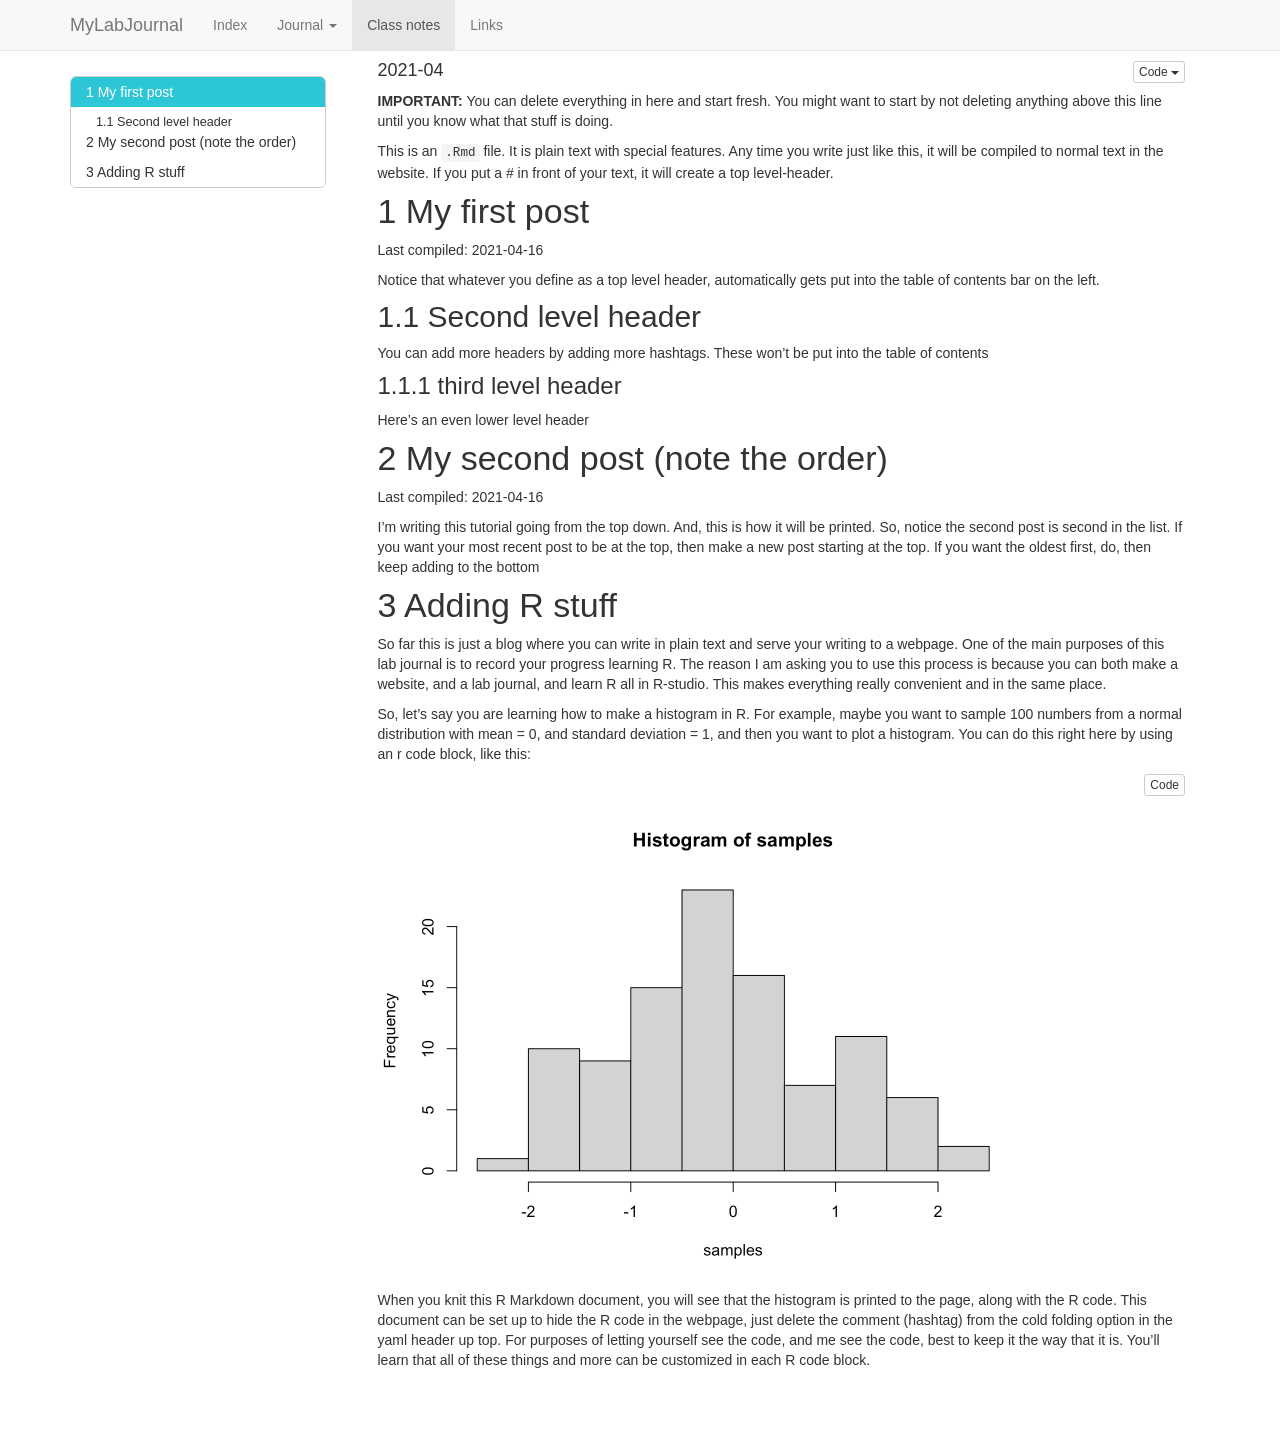
<file: 489ef17cda3d24a6940af12895a44cb5b28c6294/05_class_notes.html>
<!DOCTYPE html>

<html>

<head>

<meta charset="utf-8" />
<meta name="generator" content="pandoc" />
<meta http-equiv="X-UA-Compatible" content="IE=EDGE" />




<title>Class notes</title>

<script src="site_libs/header-attrs-2.6/header-attrs.js"></script>
<script src="site_libs/jquery-1.11.3/jquery.min.js"></script>
<meta name="viewport" content="width=device-width, initial-scale=1" />
<link href="site_libs/bootstrap-3.3.5/css/bootstrap.min.css" rel="stylesheet" />
<script src="site_libs/bootstrap-3.3.5/js/bootstrap.min.js"></script>
<script src="site_libs/bootstrap-3.3.5/shim/html5shiv.min.js"></script>
<script src="site_libs/bootstrap-3.3.5/shim/respond.min.js"></script>
<script src="site_libs/jqueryui-1.11.4/jquery-ui.min.js"></script>
<link href="site_libs/tocify-1.9.1/jquery.tocify.css" rel="stylesheet" />
<script src="site_libs/tocify-1.9.1/jquery.tocify.js"></script>
<script src="site_libs/navigation-1.1/tabsets.js"></script>
<script src="site_libs/navigation-1.1/codefolding.js"></script>
<link href="site_libs/highlightjs-9.12.0/default.css" rel="stylesheet" />
<script src="site_libs/highlightjs-9.12.0/highlight.js"></script>
<link href="site_libs/pagedtable-1.1/css/pagedtable.css" rel="stylesheet" />
<script src="site_libs/pagedtable-1.1/js/pagedtable.js"></script>

<style type="text/css">
  code{white-space: pre-wrap;}
  span.smallcaps{font-variant: small-caps;}
  span.underline{text-decoration: underline;}
  div.column{display: inline-block; vertical-align: top; width: 50%;}
  div.hanging-indent{margin-left: 1.5em; text-indent: -1.5em;}
  ul.task-list{list-style: none;}
    </style>

<style type="text/css">code{white-space: pre;}</style>
<style type="text/css">
  pre:not([class]) {
    background-color: white;
  }
</style>
<script type="text/javascript">
if (window.hljs) {
  hljs.configure({languages: []});
  hljs.initHighlightingOnLoad();
  if (document.readyState && document.readyState === "complete") {
    window.setTimeout(function() { hljs.initHighlighting(); }, 0);
  }
}
</script>



<style type="text/css">
h1 {
  font-size: 34px;
}
h1.title {
  font-size: 38px;
}
h2 {
  font-size: 30px;
}
h3 {
  font-size: 24px;
}
h4 {
  font-size: 18px;
}
h5 {
  font-size: 16px;
}
h6 {
  font-size: 12px;
}
.table th:not([align]) {
  text-align: left;
}
</style>


<link rel="stylesheet" href="style.css" type="text/css" />



<style type = "text/css">
.main-container {
  max-width: 940px;
  margin-left: auto;
  margin-right: auto;
}
code {
  color: inherit;
  background-color: rgba(0, 0, 0, 0.04);
}
img {
  max-width:100%;
}
.tabbed-pane {
  padding-top: 12px;
}
.html-widget {
  margin-bottom: 20px;
}
button.code-folding-btn:focus {
  outline: none;
}
summary {
  display: list-item;
}
</style>


<style type="text/css">
/* padding for bootstrap navbar */
body {
  padding-top: 51px;
  padding-bottom: 40px;
}
/* offset scroll position for anchor links (for fixed navbar)  */
.section h1 {
  padding-top: 56px;
  margin-top: -56px;
}
.section h2 {
  padding-top: 56px;
  margin-top: -56px;
}
.section h3 {
  padding-top: 56px;
  margin-top: -56px;
}
.section h4 {
  padding-top: 56px;
  margin-top: -56px;
}
.section h5 {
  padding-top: 56px;
  margin-top: -56px;
}
.section h6 {
  padding-top: 56px;
  margin-top: -56px;
}
.dropdown-submenu {
  position: relative;
}
.dropdown-submenu>.dropdown-menu {
  top: 0;
  left: 100%;
  margin-top: -6px;
  margin-left: -1px;
  border-radius: 0 6px 6px 6px;
}
.dropdown-submenu:hover>.dropdown-menu {
  display: block;
}
.dropdown-submenu>a:after {
  display: block;
  content: " ";
  float: right;
  width: 0;
  height: 0;
  border-color: transparent;
  border-style: solid;
  border-width: 5px 0 5px 5px;
  border-left-color: #cccccc;
  margin-top: 5px;
  margin-right: -10px;
}
.dropdown-submenu:hover>a:after {
  border-left-color: #ffffff;
}
.dropdown-submenu.pull-left {
  float: none;
}
.dropdown-submenu.pull-left>.dropdown-menu {
  left: -100%;
  margin-left: 10px;
  border-radius: 6px 0 6px 6px;
}
</style>

<script>
// manage active state of menu based on current page
$(document).ready(function () {
  // active menu anchor
  href = window.location.pathname
  href = href.substr(href.lastIndexOf('/') + 1)
  if (href === "")
    href = "index.html";
  var menuAnchor = $('a[href="' + href + '"]');

  // mark it active
  menuAnchor.parent().addClass('active');

  // if it's got a parent navbar menu mark it active as well
  menuAnchor.closest('li.dropdown').addClass('active');
});
</script>

<!-- tabsets -->

<style type="text/css">
.tabset-dropdown > .nav-tabs {
  display: inline-table;
  max-height: 500px;
  min-height: 44px;
  overflow-y: auto;
  background: white;
  border: 1px solid #ddd;
  border-radius: 4px;
}

.tabset-dropdown > .nav-tabs > li.active:before {
  content: "";
  font-family: 'Glyphicons Halflings';
  display: inline-block;
  padding: 10px;
  border-right: 1px solid #ddd;
}

.tabset-dropdown > .nav-tabs.nav-tabs-open > li.active:before {
  content: "&#xe258;";
  border: none;
}

.tabset-dropdown > .nav-tabs.nav-tabs-open:before {
  content: "";
  font-family: 'Glyphicons Halflings';
  display: inline-block;
  padding: 10px;
  border-right: 1px solid #ddd;
}

.tabset-dropdown > .nav-tabs > li.active {
  display: block;
}

.tabset-dropdown > .nav-tabs > li > a,
.tabset-dropdown > .nav-tabs > li > a:focus,
.tabset-dropdown > .nav-tabs > li > a:hover {
  border: none;
  display: inline-block;
  border-radius: 4px;
  background-color: transparent;
}

.tabset-dropdown > .nav-tabs.nav-tabs-open > li {
  display: block;
  float: none;
}

.tabset-dropdown > .nav-tabs > li {
  display: none;
}
</style>

<!-- code folding -->
<style type="text/css">
.code-folding-btn { margin-bottom: 4px; }
</style>



<style type="text/css">

#TOC {
  margin: 25px 0px 20px 0px;
}
@media (max-width: 768px) {
#TOC {
  position: relative;
  width: 100%;
}
}

@media print {
.toc-content {
  /* see https://github.com/w3c/csswg-drafts/issues/4434 */
  float: right;
}
}

.toc-content {
  padding-left: 30px;
  padding-right: 40px;
}

div.main-container {
  max-width: 1200px;
}

div.tocify {
  width: 20%;
  max-width: 260px;
  max-height: 85%;
}

@media (min-width: 768px) and (max-width: 991px) {
  div.tocify {
    width: 25%;
  }
}

@media (max-width: 767px) {
  div.tocify {
    width: 100%;
    max-width: none;
  }
}

.tocify ul, .tocify li {
  line-height: 20px;
}

.tocify-subheader .tocify-item {
  font-size: 0.90em;
}

.tocify .list-group-item {
  border-radius: 0px;
}


</style>



</head>

<body>


<div class="container-fluid main-container">


<!-- setup 3col/9col grid for toc_float and main content  -->
<div class="row-fluid">
<div class="col-xs-12 col-sm-4 col-md-3">
<div id="TOC" class="tocify">
</div>
</div>

<div class="toc-content col-xs-12 col-sm-8 col-md-9">




<div class="navbar navbar-default  navbar-fixed-top" role="navigation">
  <div class="container">
    <div class="navbar-header">
      <button type="button" class="navbar-toggle collapsed" data-toggle="collapse" data-target="#navbar">
        <span class="icon-bar"></span>
        <span class="icon-bar"></span>
        <span class="icon-bar"></span>
      </button>
      <a class="navbar-brand" href="index.html">MyLabJournal</a>
    </div>
    <div id="navbar" class="navbar-collapse collapse">
      <ul class="nav navbar-nav">
        <li>
  <a href="index.html">Index</a>
</li>
<li class="dropdown">
  <a href="#" class="dropdown-toggle" data-toggle="dropdown" role="button" aria-expanded="false">
    Journal
     
    <span class="caret"></span>
  </a>
  <ul class="dropdown-menu" role="menu">
    <li>
      <a href="01_tidyverse.html">01 Tidyverse</a>
    </li>
    <li>
      <a href="02_data_acquisition.html">02 Data Acquisition</a>
    </li>
    <li>
      <a href="03_data_wrangling.html">03 Data Wrangling</a>
    </li>
    <li>
      <a href="04_data_visualization.html">04 Data Visualization</a>
    </li>
  </ul>
</li>
<li>
  <a href="05_class_notes.html">Class notes</a>
</li>
<li>
  <a href="06_links.html">Links</a>
</li>
      </ul>
      <ul class="nav navbar-nav navbar-right">
        
      </ul>
    </div><!--/.nav-collapse -->
  </div><!--/.container -->
</div><!--/.navbar -->

<div class="fluid-row" id="header">

<div class="btn-group pull-right">
<button type="button" class="btn btn-default btn-xs dropdown-toggle" data-toggle="dropdown" aria-haspopup="true" aria-expanded="false"><span>Code</span> <span class="caret"></span></button>
<ul class="dropdown-menu" style="min-width: 50px;">
<li><a id="rmd-show-all-code" href="#">Show All Code</a></li>
<li><a id="rmd-hide-all-code" href="#">Hide All Code</a></li>
</ul>
</div>



<h1 class="title toc-ignore">Class notes</h1>
<h4 class="date">2021-04</h4>

</div>


<p><strong>IMPORTANT:</strong> You can delete everything in here and start fresh. You might want to start by not deleting anything above this line until you know what that stuff is doing.</p>
<p>This is an <code>.Rmd</code> file. It is plain text with special features. Any time you write just like this, it will be compiled to normal text in the website. If you put a # in front of your text, it will create a top level-header.</p>
<div id="my-first-post" class="section level1" number="1">
<h1 number="1"><span class="header-section-number">1</span> My first post</h1>
<p>Last compiled: 2021-04-16</p>
<p>Notice that whatever you define as a top level header, automatically gets put into the table of contents bar on the left.</p>
<div id="second-level-header" class="section level2" number="1.1">
<h2 number="1.1"><span class="header-section-number">1.1</span> Second level header</h2>
<p>You can add more headers by adding more hashtags. These won’t be put into the table of contents</p>
<div id="third-level-header" class="section level3" number="1.1.1">
<h3 number="1.1.1"><span class="header-section-number">1.1.1</span> third level header</h3>
<p>Here’s an even lower level header</p>
</div>
</div>
</div>
<div id="my-second-post-note-the-order" class="section level1" number="2">
<h1 number="2"><span class="header-section-number">2</span> My second post (note the order)</h1>
<p>Last compiled: 2021-04-16</p>
<p>I’m writing this tutorial going from the top down. And, this is how it will be printed. So, notice the second post is second in the list. If you want your most recent post to be at the top, then make a new post starting at the top. If you want the oldest first, do, then keep adding to the bottom</p>
</div>
<div id="adding-r-stuff" class="section level1" number="3">
<h1 number="3"><span class="header-section-number">3</span> Adding R stuff</h1>
<p>So far this is just a blog where you can write in plain text and serve your writing to a webpage. One of the main purposes of this lab journal is to record your progress learning R. The reason I am asking you to use this process is because you can both make a website, and a lab journal, and learn R all in R-studio. This makes everything really convenient and in the same place.</p>
<p>So, let’s say you are learning how to make a histogram in R. For example, maybe you want to sample 100 numbers from a normal distribution with mean = 0, and standard deviation = 1, and then you want to plot a histogram. You can do this right here by using an r code block, like this:</p>
<pre class="r"><code>samples &lt;- rnorm(100, mean=0, sd=1)
hist(samples)</code></pre>
<p><img src="05_class_notes_files/figure-html/unnamed-chunk-1-1.png" width="672" /></p>
<p>When you knit this R Markdown document, you will see that the histogram is printed to the page, along with the R code. This document can be set up to hide the R code in the webpage, just delete the comment (hashtag) from the cold folding option in the yaml header up top. For purposes of letting yourself see the code, and me see the code, best to keep it the way that it is. You’ll learn that all of these things and more can be customized in each R code block.</p>
</div>



</div>
</div>

</div>

<script>

// add bootstrap table styles to pandoc tables
function bootstrapStylePandocTables() {
  $('tr.odd').parent('tbody').parent('table').addClass('table table-condensed');
}
$(document).ready(function () {
  bootstrapStylePandocTables();
});


</script>

<!-- tabsets -->

<script>
$(document).ready(function () {
  window.buildTabsets("TOC");
});

$(document).ready(function () {
  $('.tabset-dropdown > .nav-tabs > li').click(function () {
    $(this).parent().toggleClass('nav-tabs-open')
  });
});
</script>

<!-- code folding -->
<script>
$(document).ready(function () {
  window.initializeCodeFolding("hide" === "show");
});
</script>

<script>
$(document).ready(function ()  {

    // move toc-ignore selectors from section div to header
    $('div.section.toc-ignore')
        .removeClass('toc-ignore')
        .children('h1,h2,h3,h4,h5').addClass('toc-ignore');

    // establish options
    var options = {
      selectors: "h1,h2,h3",
      theme: "bootstrap3",
      context: '.toc-content',
      hashGenerator: function (text) {
        return text.replace(/[.\\/?&!#<>]/g, '').replace(/\s/g, '_');
      },
      ignoreSelector: ".toc-ignore",
      scrollTo: 0
    };
    options.showAndHide = true;
    options.smoothScroll = true;

    // tocify
    var toc = $("#TOC").tocify(options).data("toc-tocify");
});
</script>

<!-- dynamically load mathjax for compatibility with self-contained -->
<script>
  (function () {
    var script = document.createElement("script");
    script.type = "text/javascript";
    script.src  = "https://mathjax.rstudio.com/latest/MathJax.js?config=TeX-AMS-MML_HTMLorMML";
    document.getElementsByTagName("head")[0].appendChild(script);
  })();
</script>

</body>
</html>
</file>
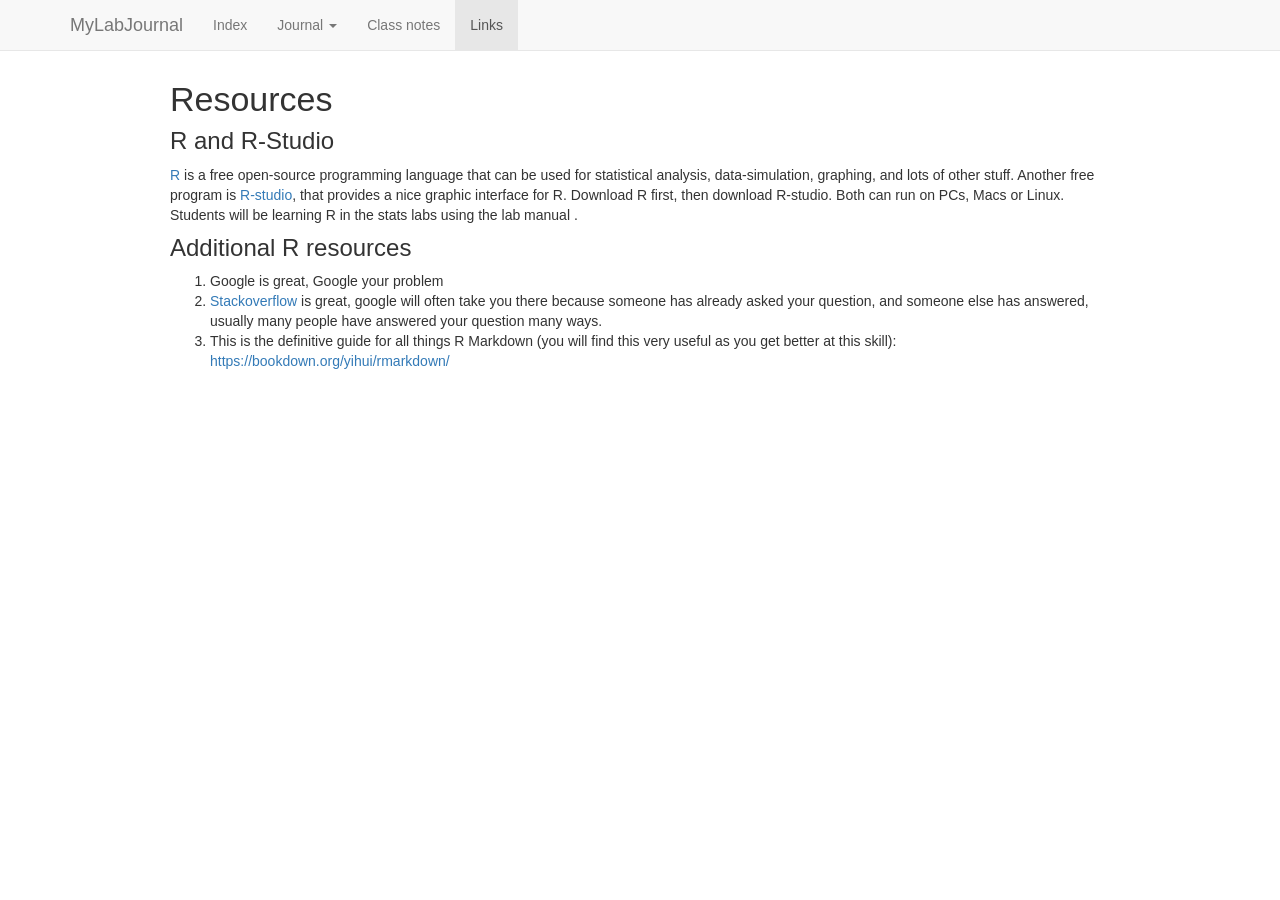
<file: 489ef17cda3d24a6940af12895a44cb5b28c6294/06_links.html>
<!DOCTYPE html>

<html>

<head>

<meta charset="utf-8" />
<meta name="generator" content="pandoc" />
<meta http-equiv="X-UA-Compatible" content="IE=EDGE" />




<title>Resources · TUHH Business Analytics R Programming Guide</title>

<script src="site_libs/header-attrs-2.6/header-attrs.js"></script>
<script src="site_libs/jquery-1.11.3/jquery.min.js"></script>
<meta name="viewport" content="width=device-width, initial-scale=1" />
<link href="site_libs/bootstrap-3.3.5/css/bootstrap.min.css" rel="stylesheet" />
<script src="site_libs/bootstrap-3.3.5/js/bootstrap.min.js"></script>
<script src="site_libs/bootstrap-3.3.5/shim/html5shiv.min.js"></script>
<script src="site_libs/bootstrap-3.3.5/shim/respond.min.js"></script>
<script src="site_libs/navigation-1.1/tabsets.js"></script>
<link href="site_libs/highlightjs-9.12.0/default.css" rel="stylesheet" />
<script src="site_libs/highlightjs-9.12.0/highlight.js"></script>

<style type="text/css">
  code{white-space: pre-wrap;}
  span.smallcaps{font-variant: small-caps;}
  span.underline{text-decoration: underline;}
  div.column{display: inline-block; vertical-align: top; width: 50%;}
  div.hanging-indent{margin-left: 1.5em; text-indent: -1.5em;}
  ul.task-list{list-style: none;}
    </style>

<style type="text/css">code{white-space: pre;}</style>
<style type="text/css">
  pre:not([class]) {
    background-color: white;
  }
</style>
<script type="text/javascript">
if (window.hljs) {
  hljs.configure({languages: []});
  hljs.initHighlightingOnLoad();
  if (document.readyState && document.readyState === "complete") {
    window.setTimeout(function() { hljs.initHighlighting(); }, 0);
  }
}
</script>



<style type="text/css">
h1 {
  font-size: 34px;
}
h1.title {
  font-size: 38px;
}
h2 {
  font-size: 30px;
}
h3 {
  font-size: 24px;
}
h4 {
  font-size: 18px;
}
h5 {
  font-size: 16px;
}
h6 {
  font-size: 12px;
}
.table th:not([align]) {
  text-align: left;
}
</style>


<link rel="stylesheet" href="style.css" type="text/css" />



<style type = "text/css">
.main-container {
  max-width: 940px;
  margin-left: auto;
  margin-right: auto;
}
code {
  color: inherit;
  background-color: rgba(0, 0, 0, 0.04);
}
img {
  max-width:100%;
}
.tabbed-pane {
  padding-top: 12px;
}
.html-widget {
  margin-bottom: 20px;
}
button.code-folding-btn:focus {
  outline: none;
}
summary {
  display: list-item;
}
</style>


<style type="text/css">
/* padding for bootstrap navbar */
body {
  padding-top: 51px;
  padding-bottom: 40px;
}
/* offset scroll position for anchor links (for fixed navbar)  */
.section h1 {
  padding-top: 56px;
  margin-top: -56px;
}
.section h2 {
  padding-top: 56px;
  margin-top: -56px;
}
.section h3 {
  padding-top: 56px;
  margin-top: -56px;
}
.section h4 {
  padding-top: 56px;
  margin-top: -56px;
}
.section h5 {
  padding-top: 56px;
  margin-top: -56px;
}
.section h6 {
  padding-top: 56px;
  margin-top: -56px;
}
.dropdown-submenu {
  position: relative;
}
.dropdown-submenu>.dropdown-menu {
  top: 0;
  left: 100%;
  margin-top: -6px;
  margin-left: -1px;
  border-radius: 0 6px 6px 6px;
}
.dropdown-submenu:hover>.dropdown-menu {
  display: block;
}
.dropdown-submenu>a:after {
  display: block;
  content: " ";
  float: right;
  width: 0;
  height: 0;
  border-color: transparent;
  border-style: solid;
  border-width: 5px 0 5px 5px;
  border-left-color: #cccccc;
  margin-top: 5px;
  margin-right: -10px;
}
.dropdown-submenu:hover>a:after {
  border-left-color: #ffffff;
}
.dropdown-submenu.pull-left {
  float: none;
}
.dropdown-submenu.pull-left>.dropdown-menu {
  left: -100%;
  margin-left: 10px;
  border-radius: 6px 0 6px 6px;
}
</style>

<script>
// manage active state of menu based on current page
$(document).ready(function () {
  // active menu anchor
  href = window.location.pathname
  href = href.substr(href.lastIndexOf('/') + 1)
  if (href === "")
    href = "index.html";
  var menuAnchor = $('a[href="' + href + '"]');

  // mark it active
  menuAnchor.parent().addClass('active');

  // if it's got a parent navbar menu mark it active as well
  menuAnchor.closest('li.dropdown').addClass('active');
});
</script>

<!-- tabsets -->

<style type="text/css">
.tabset-dropdown > .nav-tabs {
  display: inline-table;
  max-height: 500px;
  min-height: 44px;
  overflow-y: auto;
  background: white;
  border: 1px solid #ddd;
  border-radius: 4px;
}

.tabset-dropdown > .nav-tabs > li.active:before {
  content: "";
  font-family: 'Glyphicons Halflings';
  display: inline-block;
  padding: 10px;
  border-right: 1px solid #ddd;
}

.tabset-dropdown > .nav-tabs.nav-tabs-open > li.active:before {
  content: "&#xe258;";
  border: none;
}

.tabset-dropdown > .nav-tabs.nav-tabs-open:before {
  content: "";
  font-family: 'Glyphicons Halflings';
  display: inline-block;
  padding: 10px;
  border-right: 1px solid #ddd;
}

.tabset-dropdown > .nav-tabs > li.active {
  display: block;
}

.tabset-dropdown > .nav-tabs > li > a,
.tabset-dropdown > .nav-tabs > li > a:focus,
.tabset-dropdown > .nav-tabs > li > a:hover {
  border: none;
  display: inline-block;
  border-radius: 4px;
  background-color: transparent;
}

.tabset-dropdown > .nav-tabs.nav-tabs-open > li {
  display: block;
  float: none;
}

.tabset-dropdown > .nav-tabs > li {
  display: none;
}
</style>

<!-- code folding -->




</head>

<body>


<div class="container-fluid main-container">




<div class="navbar navbar-default  navbar-fixed-top" role="navigation">
  <div class="container">
    <div class="navbar-header">
      <button type="button" class="navbar-toggle collapsed" data-toggle="collapse" data-target="#navbar">
        <span class="icon-bar"></span>
        <span class="icon-bar"></span>
        <span class="icon-bar"></span>
      </button>
      <a class="navbar-brand" href="index.html">MyLabJournal</a>
    </div>
    <div id="navbar" class="navbar-collapse collapse">
      <ul class="nav navbar-nav">
        <li>
  <a href="index.html">Index</a>
</li>
<li class="dropdown">
  <a href="#" class="dropdown-toggle" data-toggle="dropdown" role="button" aria-expanded="false">
    Journal
     
    <span class="caret"></span>
  </a>
  <ul class="dropdown-menu" role="menu">
    <li>
      <a href="01_tidyverse.html">01 Tidyverse</a>
    </li>
    <li>
      <a href="02_data_acquisition.html">02 Data Acquisition</a>
    </li>
    <li>
      <a href="03_data_wrangling.html">03 Data Wrangling</a>
    </li>
    <li>
      <a href="04_data_visualization.html">04 Data Visualization</a>
    </li>
  </ul>
</li>
<li>
  <a href="05_class_notes.html">Class notes</a>
</li>
<li>
  <a href="06_links.html">Links</a>
</li>
      </ul>
      <ul class="nav navbar-nav navbar-right">
        
      </ul>
    </div><!--/.nav-collapse -->
  </div><!--/.container -->
</div><!--/.navbar -->

<div class="fluid-row" id="header">



<h1 class="title toc-ignore">Resources · TUHH Business Analytics R Programming Guide</h1>

</div>


<style type="text/css">
.title {
  display: none;
}
</style>
<div class="row" style="padding-top: 30px;">

<div id="resources" class="section level1">
<h1>Resources</h1>
<div id="r-and-r-studio" class="section level3">
<h3>R and R-Studio</h3>
<p><a href="http://www.r-project.org">R</a> is a free open-source programming language that can be used for statistical analysis, data-simulation, graphing, and lots of other stuff. Another free program is <a href="http://www.rstudio.com">R-studio</a>, that provides a nice graphic interface for R. Download R first, then download R-studio. Both can run on PCs, Macs or Linux. Students will be learning R in the stats labs using the lab manual <a href=""></a>.</p>
</div>
<div id="additional-r-resources" class="section level3">
<h3>Additional R resources</h3>
<ol style="list-style-type: decimal">
<li>Google is great, Google your problem</li>
<li><a href="https://stackoverflow.com">Stackoverflow</a> is great, google will often take you there because someone has already asked your question, and someone else has answered, usually many people have answered your question many ways.</li>
<li>This is the definitive guide for all things R Markdown (you will find this very useful as you get better at this skill): <a href="https://bookdown.org/yihui/rmarkdown/">https://bookdown.org/yihui/rmarkdown/</a></li>
</ol>
</div>
</div>




</div>

<script>

// add bootstrap table styles to pandoc tables
function bootstrapStylePandocTables() {
  $('tr.odd').parent('tbody').parent('table').addClass('table table-condensed');
}
$(document).ready(function () {
  bootstrapStylePandocTables();
});


</script>

<!-- tabsets -->

<script>
$(document).ready(function () {
  window.buildTabsets("TOC");
});

$(document).ready(function () {
  $('.tabset-dropdown > .nav-tabs > li').click(function () {
    $(this).parent().toggleClass('nav-tabs-open')
  });
});
</script>

<!-- code folding -->


<!-- dynamically load mathjax for compatibility with self-contained -->
<script>
  (function () {
    var script = document.createElement("script");
    script.type = "text/javascript";
    script.src  = "https://mathjax.rstudio.com/latest/MathJax.js?config=TeX-AMS-MML_HTMLorMML";
    document.getElementsByTagName("head")[0].appendChild(script);
  })();
</script>

</body>
</html>
</file>
<file: 489ef17cda3d24a6940af12895a44cb5b28c6294/site_libs/highlightjs-9.12.0/default.css>
.hljs-literal {
  color: #990073;
}

.hljs-number {
  color: #099;
}

.hljs-comment {
  color: #998;
  font-style: italic;
}

.hljs-keyword {
  color: #900;
  font-weight: bold;
}

.hljs-string {
  color: #d14;
}
</file>
<file: 489ef17cda3d24a6940af12895a44cb5b28c6294/style.css>
/* color of the active element in the dropdown menu of the navbar*/
.dropdown-menu > .active > a, .dropdown-menu > .active > a:focus, .dropdown-menu > .active > a:hover {
    color: #fff;
    text-decoration: none;
    background-color: #2DC6D6;
    outline:0
}

/* color of the elements in the toc*/
.list-group-item.active, .list-group-item.active:focus, .list-group-item.active:hover {
    background-color: #2DC6D6;
}


.title {
  display: none;
}
</file>
<file: 489ef17cda3d24a6940af12895a44cb5b28c6294/site_libs/pagedtable-1.1/css/pagedtable.css>
.pagedtable {
  overflow: auto;
  padding-left: 8px;
  padding-right: 8px;
}

.pagedtable-wrapper {
  border: 1px solid #ccc;
  border-radius: 4px;
  margin-bottom: 10px;
}

.pagedtable table {
  width: 100%;
  max-width: 100%;
  margin: 0;
}

.pagedtable th {
  padding: 0 5px 0 5px;
  border: none;
  border-bottom: 2px solid #dddddd;

  min-width: 45px;
}

.pagedtable-empty th {
  display: none;
}

.pagedtable td {
  padding: 0 4px 0 4px;
}

.pagedtable .even {
  background-color: rgba(140, 140, 140, 0.1);
}

.pagedtable-padding-col {
  display: none;
}

.pagedtable a {
  -webkit-touch-callout: none;
  -webkit-user-select: none;
  -khtml-user-select: none;
  -moz-user-select: none;
  -ms-user-select: none;
  user-select: none;
}

.pagedtable-index-nav {
  cursor: pointer;
  padding: 0 5px 0 5px;
  float: right;
  border: 0;
}

.pagedtable-index-nav-disabled {
  cursor: default;
  text-decoration: none;
  color: #999;
}

a.pagedtable-index-nav-disabled:hover {
  text-decoration: none;
  color: #999;
}

.pagedtable-indexes {
  cursor: pointer;
  float: right;
  border: 0;
}

.pagedtable-index-current {
  cursor: default;
  text-decoration: none;
  font-weight: bold;
  color: #333;
  border: 0;
}

a.pagedtable-index-current:hover {
  text-decoration: none;
  font-weight: bold;
  color: #333;
}

.pagedtable-index {
  width: 30px;
  display: inline-block;
  text-align: center;
  border: 0;
}

.pagedtable-index-separator-left {
  display: inline-block;
  color: #333;
  font-size: 9px;
  padding: 0 0 0 0;
  cursor: default;
}

.pagedtable-index-separator-right {
  display: inline-block;
  color: #333;
  font-size: 9px;
  padding: 0 4px 0 0;
  cursor: default;
}

.pagedtable-footer {
  padding-top: 4px;
  padding-bottom: 5px;
}

.pagedtable-not-empty .pagedtable-footer {
  border-top: 2px solid #dddddd;
}

.pagedtable-info {
  overflow: hidden;
  color: #999;
  white-space: nowrap;
  text-overflow: ellipsis;
}

.pagedtable-header-name {
  overflow: hidden;
  text-overflow: ellipsis;
}

.pagedtable-header-type {
  color: #999;
  font-weight: 400;
}

.pagedtable-na-cell {
  font-style: italic;
  opacity: 0.3;
}
</file>
